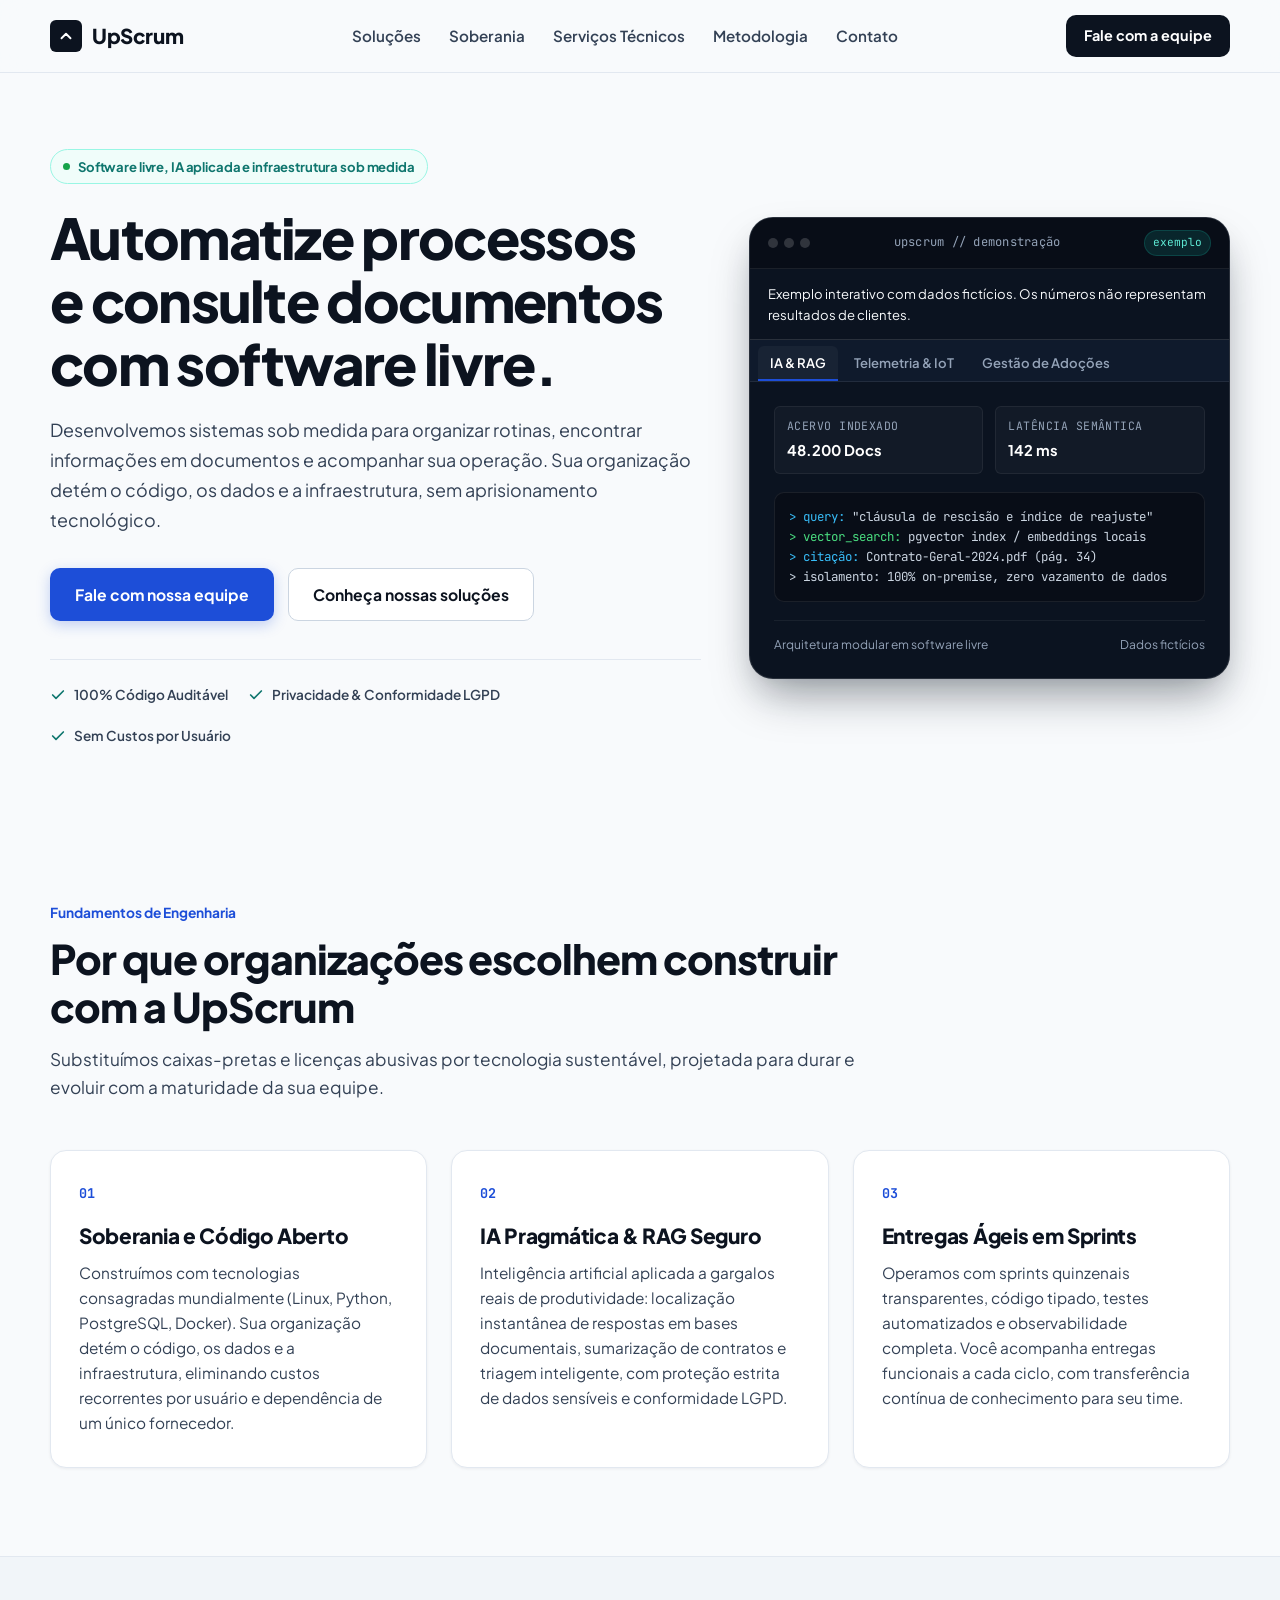
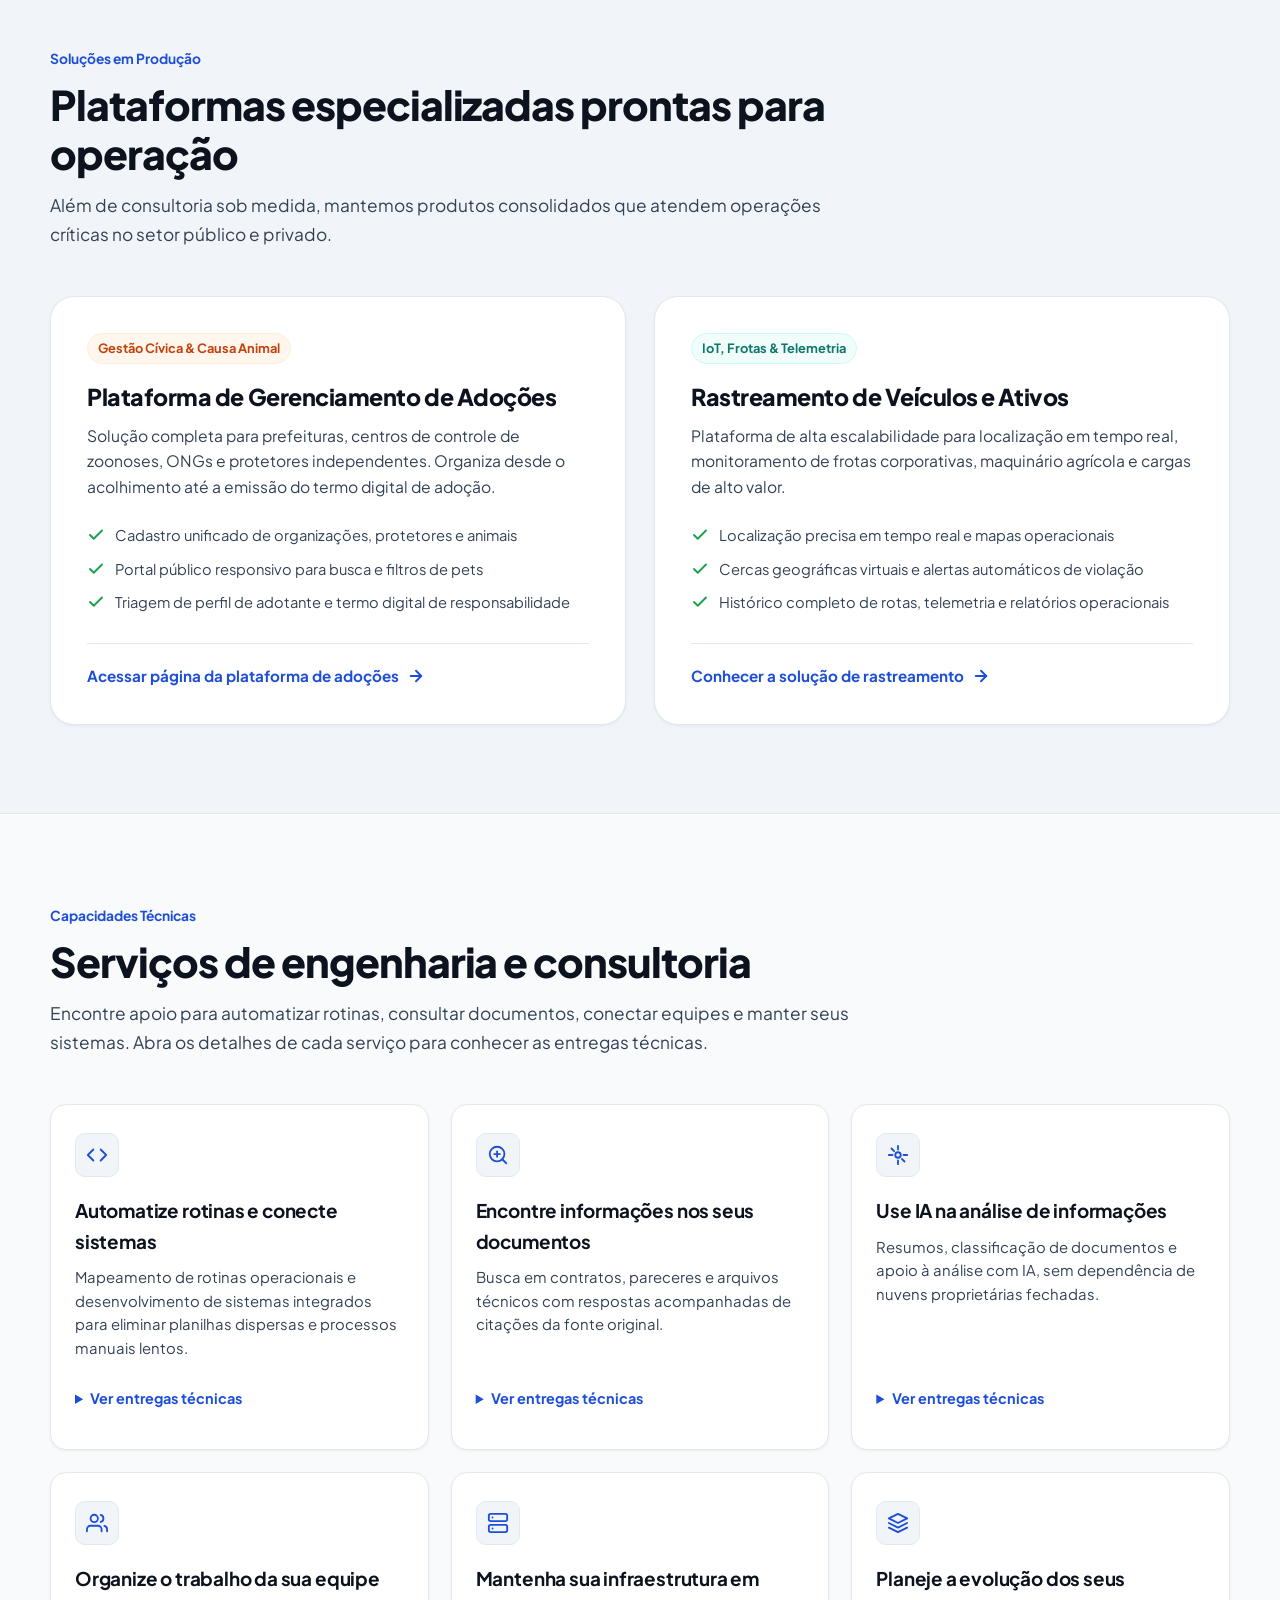
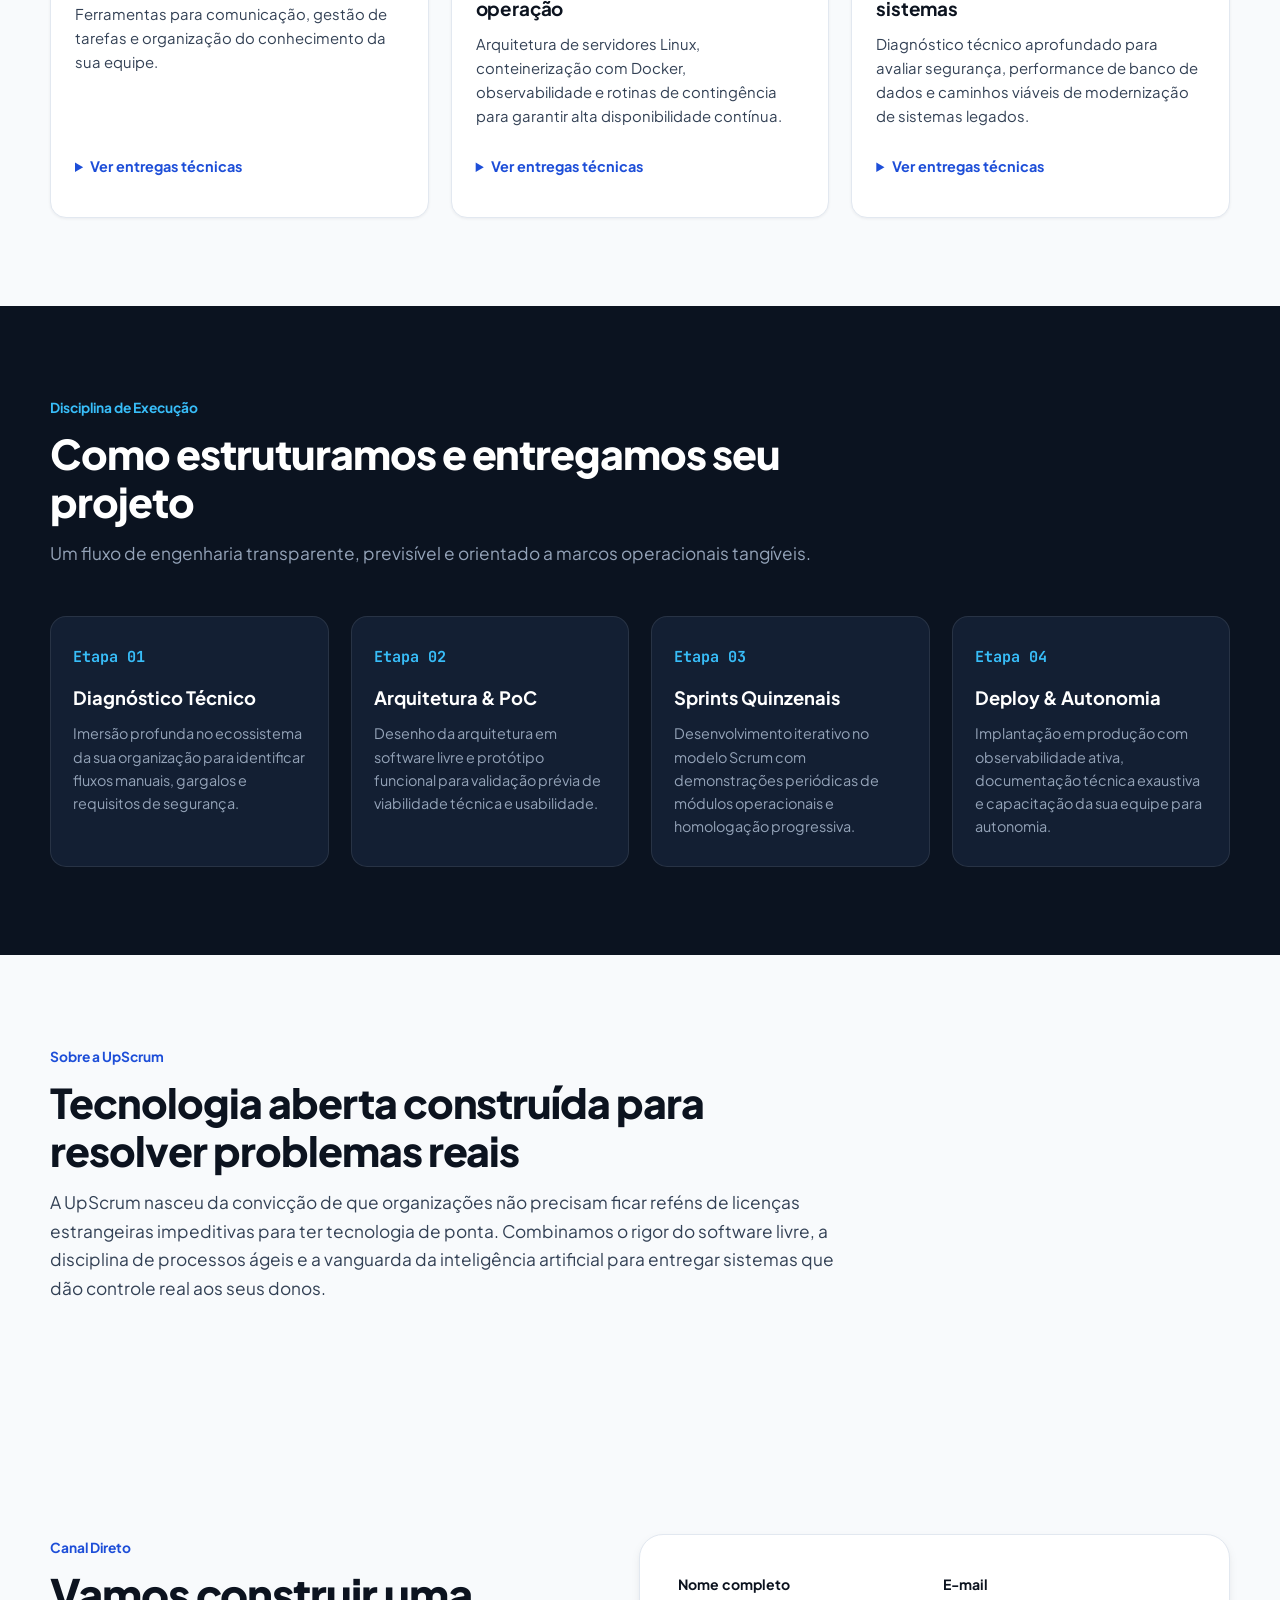
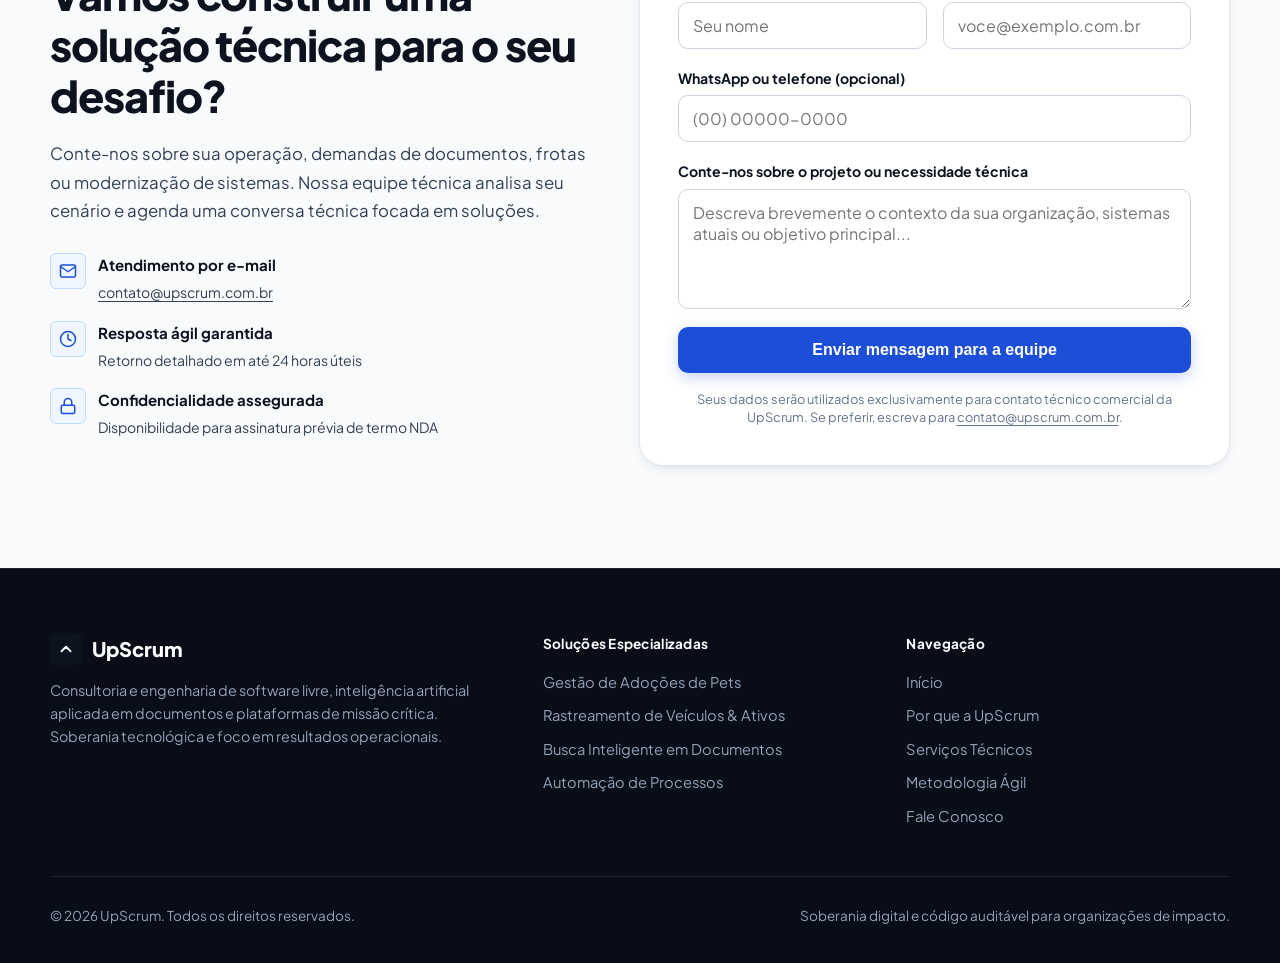
<file: index.html>
<!DOCTYPE html>
<html lang="pt-BR">
<head>
  <meta charset="UTF-8" />
  <meta name="viewport" content="width=device-width, initial-scale=1.0" />
  <title>UpScrum | Engenharia de Software Livre, IA e Infraestrutura</title>
  <meta
    name="description"
    content="A UpScrum projeta e implementa soluções digitais de alto impacto com software livre, inteligência artificial aplicada, busca semântica em documentos e plataformas operacionais sob medida."
  />
  <link rel="canonical" href="https://upscrum.com.br/" />

  <!-- Open Graph -->
  <meta property="og:type" content="website" />
  <meta property="og:url" content="https://upscrum.com.br/" />
  <meta property="og:title" content="UpScrum | Engenharia de Software Livre, IA e Infraestrutura" />
  <meta
    property="og:description"
    content="Sistemas corporativos sob medida com código aberto, IA aplicada e soberania operacional completa."
  />

  <!-- Fonts: Plus Jakarta Sans for crisp modern authority, JetBrains Mono for technical specifications -->
  <link rel="preconnect" href="https://fonts.googleapis.com" />
  <link rel="preconnect" href="https://fonts.gstatic.com" crossorigin />
  <link
    href="https://fonts.googleapis.com/css2?family=Plus+Jakarta+Sans:wght@400;500;600;700;800&family=JetBrains+Mono:wght@400;500;600&display=swap"
    rel="stylesheet"
  />

  <style>
    :root {
      /* Palette */
      --bg-page: #f8fafc;
      --bg-subtle: #f1f5f9;
      --surface-white: #ffffff;
      --surface-elevated: #ffffff;
      --surface-dark: #0b1320;
      --surface-dark-card: #131f33;

      --ink-primary: #0c131f;
      --ink-secondary: #334155;
      --ink-muted: #64748b;
      --ink-inverse: #f8fafc;
      --ink-inverse-muted: #94a3b8;

      --border-subtle: #e2e8f0;
      --border-strong: #cbd5e1;
      --border-dark: rgba(255, 255, 255, 0.12);

      --brand-blue: #1d4ed8;
      --brand-blue-hover: #1e40af;
      --brand-blue-soft: #eff6ff;
      --brand-blue-border: #bfdbfe;

      --accent-teal: #0f766e;
      --accent-teal-soft: #f0fdfa;
      --accent-teal-border: #99f6e4;
      --accent-emerald: #16a34a;
      --accent-amber: #d97706;

      --shadow-sm: 0 1px 3px rgba(15, 23, 42, 0.06);
      --shadow-md: 0 4px 12px -2px rgba(15, 23, 42, 0.08), 0 2px 6px -2px rgba(15, 23, 42, 0.04);
      --shadow-lg: 0 16px 32px -4px rgba(15, 23, 42, 0.08), 0 6px 12px -4px rgba(15, 23, 42, 0.04);

      --font-sans: 'Plus Jakarta Sans', -apple-system, BlinkMacSystemFont, 'Segoe UI', Roboto, sans-serif;
      --font-mono: 'JetBrains Mono', ui-monospace, SFMono-Regular, Menlo, monospace;

      --max-width: 1180px;
      --radius-sm: 6px;
      --radius-md: 10px;
      --radius-lg: 16px;
      --radius-xl: 24px;
    }

    /* Reset & Base */
    *, *::before, *::after {
      box-sizing: border-box;
      margin: 0;
      padding: 0;
    }

    html {
      scroll-behavior: smooth;
      -webkit-font-smoothing: antialiased;
      -moz-osx-font-smoothing: grayscale;
    }

    body {
      font-family: var(--font-sans);
      background-color: var(--bg-page);
      color: var(--ink-primary);
      line-height: 1.6;
      font-size: 1rem;
      min-height: 100vh;
      overflow-x: hidden;
    }

    a {
      color: inherit;
      text-decoration: none;
    }

    a:focus-visible,
    button:focus-visible,
    input:focus-visible,
    textarea:focus-visible,
    select:focus-visible {
      outline: 2px solid var(--brand-blue);
      outline-offset: 2px;
    }

    .container {
      width: min(100% - 40px, var(--max-width));
      margin-inline: auto;
    }

    /* Header & Navigation */
    header {
      position: sticky;
      top: 0;
      z-index: 50;
      background: rgba(248, 250, 252, 0.88);
      backdrop-filter: blur(12px);
      -webkit-backdrop-filter: blur(12px);
      border-bottom: 1px solid var(--border-subtle);
      transition: background-color 0.2s ease, border-color 0.2s ease;
    }

    .nav {
      display: flex;
      align-items: center;
      justify-content: space-between;
      min-height: 72px;
      padding-block: 12px;
      gap: 20px;
    }

    .brand {
      display: inline-flex;
      align-items: center;
      gap: 10px;
      font-size: 1.28rem;
      font-weight: 800;
      letter-spacing: -0.02em;
      color: var(--ink-primary);
    }

    .brand-icon {
      width: 32px;
      height: 32px;
      display: grid;
      place-items: center;
      background: var(--ink-primary);
      color: #ffffff;
      border-radius: var(--radius-sm);
    }

    .brand-icon svg {
      width: 18px;
      height: 18px;
    }

    .nav-links {
      display: flex;
      align-items: center;
      gap: 28px;
    }

    .nav-link {
      font-size: 0.95rem;
      font-weight: 600;
      color: var(--ink-secondary);
      transition: color 0.15s ease;
    }

    .nav-link:hover {
      color: var(--brand-blue);
    }

    .nav-actions {
      display: flex;
      align-items: center;
      gap: 14px;
    }

    .btn-header {
      display: inline-flex;
      align-items: center;
      justify-content: center;
      padding: 9px 18px;
      background: var(--ink-primary);
      color: #ffffff;
      border-radius: var(--radius-md);
      font-size: 0.9rem;
      font-weight: 700;
      transition: background-color 0.15s ease, transform 0.15s ease;
    }

    .btn-header:hover {
      background: var(--brand-blue);
      transform: translateY(-1px);
    }

    .mobile-menu-btn {
      display: none;
      background: transparent;
      border: 1px solid var(--border-subtle);
      border-radius: var(--radius-sm);
      padding: 8px;
      cursor: pointer;
      color: var(--ink-primary);
      min-width: 44px;
      min-height: 44px;
    }

    .mobile-drawer {
      display: none;
      background: var(--surface-white);
      border-bottom: 1px solid var(--border-subtle);
      padding: 18px 20px;
      max-height: calc(100dvh - 72px);
      overflow-y: auto;
    }

    .mobile-drawer .nav-link {
      display: flex;
      align-items: center;
      min-height: 44px;
    }

    main section[id] {
      scroll-margin-top: max(100px, 6rem);
    }

    /* Buttons */
    .btn {
      display: inline-flex;
      align-items: center;
      justify-content: center;
      gap: 10px;
      padding: 13px 24px;
      border-radius: var(--radius-md);
      font-size: 0.98rem;
      font-weight: 700;
      cursor: pointer;
      border: 1px solid transparent;
      transition: all 0.18s ease;
      white-space: nowrap;
      text-align: center;
    }

    .btn-primary {
      background: var(--brand-blue);
      color: #ffffff;
      box-shadow: 0 4px 14px rgba(29, 78, 216, 0.25);
    }

    .btn-primary:hover {
      background: var(--brand-blue-hover);
      box-shadow: 0 6px 18px rgba(29, 78, 216, 0.35);
      transform: translateY(-1px);
    }

    .btn-secondary {
      background: var(--surface-white);
      color: var(--ink-primary);
      border-color: var(--border-strong);
    }

    .btn-secondary:hover {
      background: var(--bg-subtle);
      border-color: var(--ink-secondary);
      transform: translateY(-1px);
    }

    /* Hero Section */
    .hero {
      padding: 76px 0 64px;
      position: relative;
    }

    .hero-grid {
      display: grid;
      grid-template-columns: 1.15fr 0.85fr;
      gap: 48px;
      align-items: center;
    }

    .hero-badge {
      display: inline-flex;
      align-items: center;
      gap: 8px;
      font-size: 0.82rem;
      font-weight: 700;
      color: var(--accent-teal);
      background: var(--accent-teal-soft);
      border: 1px solid var(--accent-teal-border);
      padding: 6px 12px;
      border-radius: 999px;
      margin-bottom: 22px;
      letter-spacing: -0.01em;
    }

    .pulse-dot {
      width: 7px;
      height: 7px;
      border-radius: 50%;
      background: var(--accent-emerald);
      box-shadow: 0 0 0 0 rgba(22, 163, 74, 0.6);
      animation: pulse 2.4s infinite cubic-bezier(0.45, 0, 0.2, 1);
    }

    @keyframes pulse {
      0% {
        box-shadow: 0 0 0 0 rgba(22, 163, 74, 0.6);
      }
      70% {
        box-shadow: 0 0 0 8px rgba(22, 163, 74, 0);
      }
      100% {
        box-shadow: 0 0 0 0 rgba(22, 163, 74, 0);
      }
    }

    h1 {
      font-size: clamp(2.3rem, 4.4vw, 3.8rem);
      line-height: 1.12;
      font-weight: 800;
      letter-spacing: -0.03em;
      color: var(--ink-primary);
      margin-bottom: 20px;
      text-wrap: balance;
    }

    .hero-lead {
      font-size: 1.12rem;
      line-height: 1.68;
      color: var(--ink-secondary);
      max-width: 62ch;
      margin-bottom: 32px;
    }

    .hero-cta {
      display: flex;
      flex-wrap: wrap;
      gap: 14px;
      margin-bottom: 38px;
    }

    .hero-trust {
      display: flex;
      flex-wrap: wrap;
      gap: 20px;
      padding-top: 24px;
      border-top: 1px solid var(--border-subtle);
    }

    .trust-item {
      display: inline-flex;
      align-items: center;
      gap: 8px;
      font-size: 0.85rem;
      font-weight: 600;
      color: var(--ink-secondary);
    }

    .trust-item svg {
      width: 16px;
      height: 16px;
      color: var(--accent-teal);
      flex-shrink: 0;
    }

    /* Hero Interactive Terminal / Console */
    .system-console {
      background: var(--surface-dark);
      border-radius: var(--radius-xl);
      border: 1px solid var(--border-dark);
      box-shadow: var(--shadow-lg), 0 24px 48px -12px rgba(11, 19, 32, 0.4);
      overflow: hidden;
      display: flex;
      flex-direction: column;
    }

    .console-header {
      background: #080d17;
      border-bottom: 1px solid rgba(255, 255, 255, 0.08);
      padding: 12px 18px;
      display: flex;
      align-items: center;
      justify-content: space-between;
      gap: 12px;
      flex-wrap: wrap;
    }

    .console-window-controls {
      display: flex;
      gap: 6px;
    }

    .console-dot {
      width: 10px;
      height: 10px;
      border-radius: 50%;
      background: rgba(255, 255, 255, 0.16);
    }

    .console-title {
      font-family: var(--font-mono);
      font-size: 0.76rem;
      color: var(--ink-inverse-muted);
      letter-spacing: 0.02em;
    }

    .console-status-pill {
      font-family: var(--font-mono);
      font-size: 0.7rem;
      padding: 3px 8px;
      border-radius: 999px;
      background: rgba(15, 118, 110, 0.25);
      border: 1px solid rgba(15, 118, 110, 0.4);
      color: #5eead4;
    }

    .console-tabs {
      display: flex;
      background: #0f1a2c;
      border-bottom: 1px solid rgba(255, 255, 255, 0.08);
      padding: 6px 8px 0;
      gap: 4px;
      overflow-x: auto;
    }

    .console-demo-note {
      padding: 14px 18px;
      color: var(--ink-inverse);
      font-size: 0.82rem;
      line-height: 1.6;
      border-bottom: 1px solid var(--border-dark);
    }

    .console-tab-btn {
      background: transparent;
      border: none;
      border-bottom: 2px solid transparent;
      padding: 8px 12px;
      color: #94a3b8;
      font-family: var(--font-sans);
      font-size: 0.82rem;
      font-weight: 600;
      cursor: pointer;
      display: inline-flex;
      align-items: center;
      gap: 6px;
      transition: all 0.15s ease;
      white-space: nowrap;
    }

    .console-tab-btn:hover {
      color: #ffffff;
    }

    .console-tab-btn.active {
      color: #ffffff;
      border-bottom-color: var(--brand-blue);
      background: rgba(255, 255, 255, 0.04);
      border-top-left-radius: var(--radius-sm);
      border-top-right-radius: var(--radius-sm);
    }

    .console-body {
      padding: 24px;
      min-height: 290px;
      display: flex;
      flex-direction: column;
      justify-content: space-between;
    }

    .console-panel {
      display: none;
      animation: fadeIn 0.25s ease;
    }

    .console-panel.active {
      display: block;
    }

    @keyframes fadeIn {
      from { opacity: 0; transform: translateY(4px); }
      to { opacity: 1; transform: translateY(0); }
    }

    .console-meta-grid {
      display: grid;
      grid-template-columns: repeat(2, 1fr);
      gap: 12px;
      margin-bottom: 18px;
    }

    .console-meta-box {
      background: rgba(255, 255, 255, 0.03);
      border: 1px solid rgba(255, 255, 255, 0.06);
      border-radius: var(--radius-sm);
      padding: 10px 12px;
    }

    .console-meta-label {
      font-size: 0.72rem;
      font-family: var(--font-mono);
      color: var(--ink-inverse-muted);
      margin-bottom: 4px;
      text-transform: uppercase;
      letter-spacing: 0.04em;
    }

    .console-meta-value {
      font-size: 0.92rem;
      font-weight: 700;
      color: #ffffff;
    }

    .console-spec {
      background: #080d17;
      border: 1px solid rgba(255, 255, 255, 0.08);
      border-radius: var(--radius-md);
      padding: 14px;
      font-family: var(--font-mono);
      font-size: 0.78rem;
      line-height: 1.6;
      color: #cbd5e1;
    }

    .console-spec .highlight {
      color: #38bdf8;
    }

    .console-spec .success {
      color: #4ade80;
    }

    .console-footer-note {
      margin-top: 18px;
      display: flex;
      flex-wrap: wrap;
      gap: 8px 16px;
      align-items: center;
      justify-content: space-between;
      font-size: 0.75rem;
      color: var(--ink-inverse-muted);
      border-top: 1px solid rgba(255, 255, 255, 0.06);
      padding-top: 14px;
    }

    /* Core Strategic Pillars */
    .section {
      padding: 88px 0;
    }

    .section-header {
      margin-bottom: 48px;
      max-width: 68ch;
    }

    .section-eyebrow {
      display: inline-block;
      font-size: 0.86rem;
      font-weight: 700;
      color: var(--brand-blue);
      margin-bottom: 10px;
    }

    .section-title {
      font-size: clamp(1.9rem, 3.2vw, 2.6rem);
      line-height: 1.18;
      font-weight: 800;
      letter-spacing: -0.025em;
      color: var(--ink-primary);
      margin-bottom: 14px;
    }

    .section-desc {
      font-size: 1.08rem;
      line-height: 1.65;
      color: var(--ink-secondary);
    }

    .pillars-grid {
      display: grid;
      grid-template-columns: repeat(3, 1fr);
      gap: 24px;
    }

    .pillar-card {
      background: var(--surface-white);
      border: 1px solid var(--border-subtle);
      border-radius: var(--radius-lg);
      padding: 32px 28px;
      box-shadow: var(--shadow-sm);
      display: flex;
      flex-direction: column;
      transition: transform 0.2s ease, box-shadow 0.2s ease, border-color 0.2s ease;
    }

    .pillar-card:hover {
      transform: translateY(-3px);
      box-shadow: var(--shadow-md);
      border-color: var(--brand-blue-border);
    }

    .pillar-number {
      font-family: var(--font-mono);
      font-size: 0.84rem;
      font-weight: 700;
      color: var(--brand-blue);
      margin-bottom: 18px;
    }

    .pillar-title {
      font-size: 1.3rem;
      font-weight: 800;
      letter-spacing: -0.015em;
      color: var(--ink-primary);
      margin-bottom: 12px;
      line-height: 1.3;
    }

    .pillar-text {
      font-size: 0.96rem;
      color: var(--ink-secondary);
      line-height: 1.62;
      flex-grow: 1;
    }

    /* Flagship Platforms Showcase */
    .showcase-section {
      background: #f1f5f9;
      border-top: 1px solid var(--border-subtle);
      border-bottom: 1px solid var(--border-subtle);
    }

    .showcase-grid {
      display: grid;
      grid-template-columns: repeat(2, 1fr);
      gap: 28px;
    }

    .showcase-card {
      background: var(--surface-white);
      border: 1px solid var(--border-subtle);
      border-radius: var(--radius-xl);
      padding: 36px;
      display: flex;
      flex-direction: column;
      justify-content: space-between;
      box-shadow: var(--shadow-sm);
      transition: all 0.2s ease;
    }

    .showcase-card:hover {
      box-shadow: var(--shadow-lg);
      border-color: var(--brand-blue-border);
      transform: translateY(-2px);
    }

    .showcase-badge {
      display: inline-flex;
      align-items: center;
      gap: 6px;
      font-size: 0.8rem;
      font-weight: 700;
      padding: 4px 10px;
      border-radius: 999px;
      margin-bottom: 18px;
      width: fit-content;
    }

    .badge-pets {
      background: #fff7ed;
      color: #c2410c;
      border: 1px solid #ffedd5;
    }

    .badge-tracking {
      background: #f0fdfa;
      color: #0f766e;
      border: 1px solid #ccfbf1;
    }

    .showcase-title {
      font-size: 1.45rem;
      font-weight: 800;
      color: var(--ink-primary);
      letter-spacing: -0.02em;
      margin-bottom: 12px;
      line-height: 1.25;
    }

    .showcase-text {
      font-size: 0.98rem;
      color: var(--ink-secondary);
      line-height: 1.65;
      margin-bottom: 24px;
    }

    .feature-list {
      list-style: none;
      margin-bottom: 28px;
      display: grid;
      gap: 10px;
    }

    .feature-list li {
      display: flex;
      align-items: flex-start;
      gap: 10px;
      font-size: 0.92rem;
      color: var(--ink-secondary);
    }

    .feature-list svg {
      width: 18px;
      height: 18px;
      color: var(--accent-emerald);
      flex-shrink: 0;
      margin-top: 2px;
    }

    .showcase-footer {
      border-top: 1px solid var(--border-subtle);
      padding-top: 20px;
      display: flex;
      align-items: center;
      justify-content: space-between;
    }

    .link-arrow {
      display: inline-flex;
      align-items: center;
      gap: 8px;
      font-weight: 700;
      font-size: 0.95rem;
      color: var(--brand-blue);
      transition: gap 0.15s ease;
    }

    .link-arrow:hover {
      color: var(--brand-blue-hover);
      gap: 12px;
    }

    .link-arrow svg {
      width: 18px;
      height: 18px;
    }

    /* Technical Services Matrix */
    .services-grid {
      display: grid;
      grid-template-columns: repeat(3, 1fr);
      gap: 22px;
    }

    .service-card {
      background: var(--surface-white);
      border: 1px solid var(--border-subtle);
      border-radius: var(--radius-lg);
      padding: 28px 24px;
      box-shadow: var(--shadow-sm);
      display: flex;
      flex-direction: column;
      transition: all 0.2s ease;
    }

    .service-card:hover {
      border-color: var(--brand-blue);
      box-shadow: var(--shadow-md);
      transform: translateY(-2px);
    }

    .service-icon-wrap {
      width: 44px;
      height: 44px;
      border-radius: var(--radius-md);
      background: var(--bg-subtle);
      border: 1px solid var(--border-subtle);
      display: grid;
      place-items: center;
      margin-bottom: 18px;
      color: var(--brand-blue);
    }

    .service-icon-wrap svg {
      width: 22px;
      height: 22px;
    }

    .service-card h3 {
      font-size: 1.18rem;
      font-weight: 700;
      color: var(--ink-primary);
      margin-bottom: 10px;
      letter-spacing: -0.01em;
    }

    .service-card p {
      font-size: 0.93rem;
      color: var(--ink-secondary);
      line-height: 1.6;
      margin-bottom: 16px;
      flex-grow: 1;
    }

    .service-details summary {
      padding: 10px 0;
      min-height: 44px;
      color: var(--brand-blue);
      font-size: 0.9rem;
      font-weight: 700;
      cursor: pointer;
    }

    .service-details summary:hover {
      color: var(--brand-blue-hover);
    }

    .service-details summary:focus-visible {
      outline: 2px solid var(--brand-blue);
      outline-offset: 3px;
    }

    .service-deliverables {
      list-style: none;
      border-top: 1px solid var(--border-subtle);
      padding-top: 14px;
      display: grid;
      gap: 6px;
    }

    .service-deliverables li {
      font-size: 0.83rem;
      color: var(--ink-muted);
      display: flex;
      align-items: center;
      gap: 6px;
    }

    .service-deliverables li::before {
      content: "";
      width: 4px;
      height: 4px;
      border-radius: 50%;
      background: var(--brand-blue);
      display: inline-block;
    }

    /* Process Section */
    .process-section {
      background: var(--surface-dark);
      color: var(--ink-inverse);
      position: relative;
    }

    .process-section .section-title {
      color: #ffffff;
    }

    .process-section .section-desc {
      color: var(--ink-inverse-muted);
    }

    .process-section .section-eyebrow {
      color: #38bdf8;
    }

    .process-timeline {
      display: grid;
      grid-template-columns: repeat(4, 1fr);
      gap: 22px;
      position: relative;
      margin-top: 48px;
    }

    .process-step {
      background: var(--surface-dark-card);
      border: 1px solid rgba(255, 255, 255, 0.09);
      border-radius: var(--radius-lg);
      padding: 28px 22px;
      display: flex;
      flex-direction: column;
    }

    .step-number {
      font-family: var(--font-mono);
      font-size: 0.95rem;
      font-weight: 700;
      color: #38bdf8;
      margin-bottom: 14px;
    }

    .step-title {
      font-size: 1.15rem;
      font-weight: 700;
      color: #ffffff;
      margin-bottom: 10px;
    }

    .step-desc {
      font-size: 0.9rem;
      color: #94a3b8;
      line-height: 1.6;
    }

    /* Contact Section */
    .contact-section {
      padding: 96px 0;
    }

    .contact-layout {
      display: grid;
      grid-template-columns: 1fr 1.1fr;
      gap: 52px;
      align-items: flex-start;
    }

    .contact-info-panel h2 {
      font-size: clamp(2rem, 3.4vw, 2.7rem);
      line-height: 1.18;
      font-weight: 800;
      letter-spacing: -0.025em;
      margin-bottom: 18px;
      color: var(--ink-primary);
    }

    .contact-info-panel p {
      font-size: 1.05rem;
      line-height: 1.68;
      color: var(--ink-secondary);
      margin-bottom: 28px;
    }

    .contact-points {
      display: grid;
      gap: 16px;
      margin-bottom: 32px;
    }

    .contact-point {
      display: flex;
      align-items: flex-start;
      gap: 12px;
    }

    .point-icon {
      width: 36px;
      height: 36px;
      border-radius: var(--radius-sm);
      background: var(--brand-blue-soft);
      border: 1px solid var(--brand-blue-border);
      color: var(--brand-blue);
      display: grid;
      place-items: center;
      flex-shrink: 0;
    }

    .point-icon svg {
      width: 18px;
      height: 18px;
    }

    .point-text strong {
      display: block;
      font-size: 0.94rem;
      color: var(--ink-primary);
      margin-bottom: 2px;
    }

    .point-text {
      min-width: 0;
      overflow-wrap: anywhere;
    }

    .point-text :is(span, a) {
      font-size: 0.88rem;
      color: var(--ink-secondary);
    }

    .point-text a {
      text-decoration: underline;
      text-underline-offset: 0.2em;
    }

    .contact-layout > * {
      min-width: 0;
    }

    .contact-form-box {
      background: var(--surface-white);
      border: 1px solid var(--border-subtle);
      border-radius: var(--radius-xl);
      padding: 38px;
      box-shadow: var(--shadow-md);
    }

    .contact-form {
      display: grid;
      gap: 18px;
    }

    .form-row {
      display: grid;
      grid-template-columns: repeat(2, 1fr);
      gap: 16px;
    }

    .form-field {
      display: grid;
      gap: 6px;
    }

    .form-field label {
      font-size: 0.88rem;
      font-weight: 700;
      color: var(--ink-primary);
    }

    .form-field input,
    .form-field textarea {
      width: 100%;
      border: 1px solid var(--border-strong);
      border-radius: var(--radius-md);
      background: #ffffff;
      color: var(--ink-primary);
      font-family: inherit;
      font-size: 0.95rem;
      padding: 12px 14px;
      outline: none;
      transition: border-color 0.15s ease, box-shadow 0.15s ease;
    }

    .form-field input:focus,
    .form-field textarea:focus {
      border-color: var(--brand-blue);
      box-shadow: 0 0 0 3px rgba(29, 78, 216, 0.15);
    }

    .form-field textarea {
      min-height: 120px;
      resize: vertical;
    }

    .btn-submit {
      width: 100%;
      padding: 14px;
      font-size: 1rem;
      border: none;
      cursor: pointer;
    }

    .form-disclaimer {
      font-size: 0.8rem;
      color: var(--ink-muted);
      text-align: center;
      line-height: 1.4;
    }

    .form-status {
      display: none;
      border: 1px solid #bbf7d0;
      border-radius: var(--radius-md);
      background: #f0fdf4;
      color: #166534;
      padding: 14px;
      font-size: 0.92rem;
      text-align: center;
      font-weight: 600;
    }

    .form-status.show {
      display: block;
    }

    .form-status.error {
      border-color: #fecaca;
      background: #fef2f2;
      color: #991b1b;
    }

    /* Footer */
    footer {
      background: #080d17;
      border-top: 1px solid rgba(255, 255, 255, 0.08);
      color: #94a3b8;
      padding: 64px 0 36px;
      font-size: 0.92rem;
    }

    .footer-grid {
      display: grid;
      grid-template-columns: 1.4fr 1fr 1fr;
      gap: 40px;
      margin-bottom: 48px;
    }

    .footer-brand {
      display: flex;
      align-items: center;
      gap: 10px;
      font-size: 1.25rem;
      font-weight: 800;
      color: #ffffff;
      margin-bottom: 14px;
    }

    .footer-desc {
      font-size: 0.9rem;
      line-height: 1.6;
      color: #94a3b8;
      max-width: 44ch;
    }

    .footer-col-title {
      font-size: 0.85rem;
      font-weight: 700;
      color: #ffffff;
      margin-bottom: 16px;
      letter-spacing: 0.02em;
    }

    .footer-links {
      list-style: none;
      display: grid;
      gap: 10px;
    }

    .footer-links a {
      color: #94a3b8;
      transition: color 0.15s ease;
    }

    .footer-links a:hover {
      color: #ffffff;
    }

    .footer-bottom {
      border-top: 1px solid rgba(255, 255, 255, 0.08);
      padding-top: 28px;
      display: flex;
      align-items: center;
      justify-content: space-between;
      flex-wrap: wrap;
      gap: 16px;
      font-size: 0.85rem;
      color: var(--ink-inverse-muted);
    }

    /* Responsive Breakpoints */
    @media (max-width: 1024px) {
      .hero-grid {
        grid-template-columns: 1fr;
        gap: 40px;
      }

      .pillars-grid,
      .services-grid {
        grid-template-columns: repeat(2, 1fr);
      }

      .process-timeline {
        grid-template-columns: repeat(2, 1fr);
      }

      .contact-layout {
        grid-template-columns: 1fr;
        gap: 36px;
      }
    }

    @media (max-width: 768px) {
      .nav-links,
      .nav-actions {
        display: none;
      }

      .mobile-menu-btn {
        display: block;
      }

      .hero {
        padding: 42px 0 40px;
      }

      .showcase-grid,
      .pillars-grid,
      .services-grid,
      .process-timeline {
        grid-template-columns: 1fr;
      }

      .form-row {
        grid-template-columns: 1fr;
      }

      .footer-grid {
        grid-template-columns: 1fr;
        gap: 32px;
      }

      .contact-form-box {
        padding: 24px 20px;
      }
    }

  </style>
  <link rel="stylesheet" href="contact.css" />
  <link rel="stylesheet" href="accessibility.css" />
</head>
<body>
  <a class="skip-link" href="#conteudo">Pular para o conteúdo</a>
  <!-- Header / Navigation -->
  <header>
    <div class="container nav">
      <a class="brand" href="/" aria-label="UpScrum Página Inicial">
        <span class="brand-icon" aria-hidden="true">
          <svg viewBox="0 0 24 24" fill="none" stroke="currentColor" stroke-width="2.5" stroke-linecap="round" stroke-linejoin="round">
            <polyline points="18 15 12 9 6 15"></polyline>
          </svg>
        </span>
        <span>UpScrum</span>
      </a>

      <nav class="nav-links" aria-label="Navegação Principal">
        <a class="nav-link" href="#solucoes">Soluções</a>
        <a class="nav-link" href="#pilares">Soberania</a>
        <a class="nav-link" href="#servicos">Serviços Técnicos</a>
        <a class="nav-link" href="#metodo">Metodologia</a>
        <a class="nav-link" href="#contato">Contato</a>
      </nav>

      <div class="nav-actions">
        <a class="btn-header" href="#contato">Fale com a equipe</a>
      </div>

      <button class="mobile-menu-btn" id="mobileMenuToggle" type="button" aria-label="Abrir menu de navegação" aria-expanded="false" aria-controls="mobileDrawer">
        <svg width="24" height="24" viewBox="0 0 24 24" fill="none" stroke="currentColor" stroke-width="2" stroke-linecap="round" stroke-linejoin="round">
          <line x1="3" y1="12" x2="21" y2="12"></line>
          <line x1="3" y1="6" x2="21" y2="6"></line>
          <line x1="3" y1="18" x2="21" y2="18"></line>
        </svg>
      </button>
    </div>

    <!-- Mobile Drawer Nav -->
    <div id="mobileDrawer" class="mobile-drawer">
      <nav style="display: grid; gap: 14px;" aria-label="Menu Mobile">
        <a class="nav-link" href="#solucoes" onclick="closeMobileMenu()">Soluções</a>
        <a class="nav-link" href="#pilares" onclick="closeMobileMenu()">Soberania</a>
        <a class="nav-link" href="#servicos" onclick="closeMobileMenu()">Serviços Técnicos</a>
        <a class="nav-link" href="#metodo" onclick="closeMobileMenu()">Metodologia</a>
        <a class="nav-link" href="#contato" onclick="closeMobileMenu()">Contato</a>
        <a class="btn btn-primary" href="#contato" onclick="closeMobileMenu()" style="width: 100%; margin-top: 8px;">Fale com a equipe</a>
      </nav>
    </div>
  </header>

  <main id="conteudo" tabindex="-1">
    <!-- Hero Section -->
    <section class="hero" id="inicio">
      <div class="container hero-grid">
        <div>
          <div class="hero-badge">
            <span class="pulse-dot" aria-hidden="true"></span>
            Software livre, IA aplicada e infraestrutura sob medida
          </div>
          <h1>Automatize processos e consulte documentos com software livre.</h1>
          <p class="hero-lead">
            Desenvolvemos sistemas sob medida para organizar rotinas, encontrar informações em documentos
            e acompanhar sua operação. Sua organização detém o código, os dados e a infraestrutura,
            sem aprisionamento tecnológico.
          </p>
          <div class="hero-cta">
            <a class="btn btn-primary" href="#contato">Fale com nossa equipe</a>
            <a class="btn btn-secondary" href="#solucoes">Conheça nossas soluções</a>
          </div>
          <div class="hero-trust">
            <div class="trust-item">
              <svg viewBox="0 0 24 24" fill="none" stroke="currentColor" stroke-width="2.5" stroke-linecap="round" stroke-linejoin="round" aria-hidden="true">
                <polyline points="20 6 9 17 4 12"></polyline>
              </svg>
              <span>100% Código Auditável</span>
            </div>
            <div class="trust-item">
              <svg viewBox="0 0 24 24" fill="none" stroke="currentColor" stroke-width="2.5" stroke-linecap="round" stroke-linejoin="round" aria-hidden="true">
                <polyline points="20 6 9 17 4 12"></polyline>
              </svg>
              <span>Privacidade & Conformidade LGPD</span>
            </div>
            <div class="trust-item">
              <svg viewBox="0 0 24 24" fill="none" stroke="currentColor" stroke-width="2.5" stroke-linecap="round" stroke-linejoin="round" aria-hidden="true">
                <polyline points="20 6 9 17 4 12"></polyline>
              </svg>
              <span>Sem Custos por Usuário</span>
            </div>
          </div>
        </div>

        <!-- Interactive Architecture & Telemetry Console -->
        <aside class="system-console" aria-label="Demonstração ilustrativa das soluções UpScrum" aria-describedby="console-demo-note">
          <div class="console-header">
            <div class="console-window-controls" aria-hidden="true">
              <div class="console-dot"></div>
              <div class="console-dot"></div>
              <div class="console-dot"></div>
            </div>
            <div class="console-title">upscrum // demonstração</div>
            <div class="console-status-pill">exemplo</div>
          </div>

          <p class="console-demo-note" id="console-demo-note">Exemplo interativo com dados fictícios. Os números não representam resultados de clientes.</p>

          <div class="console-tabs" role="tablist" aria-label="Módulos da Plataforma">
            <button
              class="console-tab-btn active"
              role="tab"
              aria-selected="true"
              tabindex="0"
              aria-controls="panel-ai"
              id="tab-ai"
              onclick="selectConsoleTab('ai')"
            >
              IA & RAG
            </button>
            <button
              class="console-tab-btn"
              role="tab"
              aria-selected="false"
              tabindex="-1"
              aria-controls="panel-iot"
              id="tab-iot"
              onclick="selectConsoleTab('iot')"
            >
              Telemetria & IoT
            </button>
            <button
              class="console-tab-btn"
              role="tab"
              aria-selected="false"
              tabindex="-1"
              aria-controls="panel-adoptions"
              id="tab-adoptions"
              onclick="selectConsoleTab('adoptions')"
            >
              Gestão de Adoções
            </button>
          </div>

          <div class="console-body">
            <!-- Panel 1: AI & RAG -->
            <div class="console-panel active" id="panel-ai" role="tabpanel" tabindex="0" aria-labelledby="tab-ai">
              <div class="console-meta-grid">
                <div class="console-meta-box">
                  <div class="console-meta-label">Acervo Indexado</div>
                  <div class="console-meta-value">48.200 Docs</div>
                </div>
                <div class="console-meta-box">
                  <div class="console-meta-label">Latência Semântica</div>
                  <div class="console-meta-value">142 ms</div>
                </div>
              </div>
              <div class="console-spec">
                <p><span class="highlight">&gt; query:</span> "cláusula de rescisão e índice de reajuste"</p>
                <p><span class="success">&gt; vector_search:</span> pgvector index / embeddings locais</p>
                <p><span class="highlight">&gt; citação:</span> Contrato-Geral-2024.pdf (pág. 34)</p>
                <p>&gt; isolamento: 100% on-premise, zero vazamento de dados</p>
              </div>
            </div>

            <!-- Panel 2: Telemetry & IoT -->
            <div class="console-panel" id="panel-iot" role="tabpanel" tabindex="0" aria-labelledby="tab-iot">
              <div class="console-meta-grid">
                <div class="console-meta-box">
                  <div class="console-meta-label">Dispositivos Ativos</div>
                  <div class="console-meta-value">1.840 Veículos</div>
                </div>
                <div class="console-meta-box">
                  <div class="console-meta-label">Taxa de Ping</div>
                  <div class="console-meta-value">10s (tempo real)</div>
                </div>
              </div>
              <div class="console-spec">
                <p><span class="highlight">&gt; asset:</span> Frota-Nordeste #042 [Scania R450]</p>
                <p><span class="success">&gt; telemetria:</span> Ignição ON · 64 km/h · Cerca Ativa</p>
                <p><span class="highlight">&gt; evento:</span> Rota autorizada (BR-101 / KM 128)</p>
                <p>&gt; protocolo: Traccar Open Core integrado via WebSockets</p>
              </div>
            </div>

            <!-- Panel 3: Adoptions -->
            <div class="console-panel" id="panel-adoptions" role="tabpanel" tabindex="0" aria-labelledby="tab-adoptions">
              <div class="console-meta-grid">
                <div class="console-meta-box">
                  <div class="console-meta-label">Adoções Processadas</div>
                  <div class="console-meta-value">1.290 Pets</div>
                </div>
                <div class="console-meta-box">
                  <div class="console-meta-label">ONGs & Abrigos</div>
                  <div class="console-meta-value">42 Integrados</div>
                </div>
              </div>
              <div class="console-spec">
                <p><span class="highlight">&gt; fluxo:</span> Termo de Responsabilidade emitido</p>
                <p><span class="success">&gt; status:</span> Triagem concluída e validada</p>
                <p><span class="highlight">&gt; portal:</span> Catálogo público sincronizado em tempo real</p>
                <p>&gt; arquitetura: API REST aberta + painel de acompanhamento</p>
              </div>
            </div>

            <div class="console-footer-note">
              <span>Arquitetura modular em software livre</span>
              <span>Dados fictícios</span>
            </div>
          </div>
        </aside>
      </div>
    </section>

    <!-- Value Pillars / Por que UpScrum -->
    <section class="section" id="pilares">
      <div class="container">
        <div class="section-header">
          <span class="section-eyebrow">Fundamentos de Engenharia</span>
          <h2 class="section-title">Por que organizações escolhem construir com a UpScrum</h2>
          <p class="section-desc">
            Substituímos caixas-pretas e licenças abusivas por tecnologia sustentável,
            projetada para durar e evoluir com a maturidade da sua equipe.
          </p>
        </div>

        <div class="pillars-grid">
          <article class="pillar-card">
            <div class="pillar-number">01</div>
            <h3 class="pillar-title">Soberania e Código Aberto</h3>
            <p class="pillar-text">
              Construímos com tecnologias consagradas mundialmente (Linux, Python, PostgreSQL, Docker).
              Sua organização detém o código, os dados e a infraestrutura, eliminando custos recorrentes
              por usuário e dependência de um único fornecedor.
            </p>
          </article>

          <article class="pillar-card">
            <div class="pillar-number">02</div>
            <h3 class="pillar-title">IA Pragmática & RAG Seguro</h3>
            <p class="pillar-text">
              Inteligência artificial aplicada a gargalos reais de produtividade: localização instantânea
              de respostas em bases documentais, sumarização de contratos e triagem inteligente,
              com proteção estrita de dados sensíveis e conformidade LGPD.
            </p>
          </article>

          <article class="pillar-card">
            <div class="pillar-number">03</div>
            <h3 class="pillar-title">Entregas Ágeis em Sprints</h3>
            <p class="pillar-text">
              Operamos com sprints quinzenais transparentes, código tipado, testes automatizados e
              observabilidade completa. Você acompanha entregas funcionais a cada ciclo,
              com transferência contínua de conhecimento para seu time.
            </p>
          </article>
        </div>
      </div>
    </section>

    <!-- Flagship Specialized Solutions Showcase -->
    <section class="section showcase-section" id="solucoes">
      <div class="container">
        <div class="section-header">
          <span class="section-eyebrow">Soluções em Produção</span>
          <h2 class="section-title">Plataformas especializadas prontas para operação</h2>
          <p class="section-desc">
            Além de consultoria sob medida, mantemos produtos consolidados que atendem
            operações críticas no setor público e privado.
          </p>
        </div>

        <div class="showcase-grid">
          <!-- Card 1: Plataforma de Adoções -->
          <article class="showcase-card">
            <div>
              <span class="showcase-badge badge-pets">Gestão Cívica & Causa Animal</span>
              <h3 class="showcase-title">Plataforma de Gerenciamento de Adoções</h3>
              <p class="showcase-text">
                Solução completa para prefeituras, centros de controle de zoonoses, ONGs e protetores
                independentes. Organiza desde o acolhimento até a emissão do termo digital de adoção.
              </p>
              <ul class="feature-list">
                <li>
                  <svg viewBox="0 0 24 24" fill="none" stroke="currentColor" stroke-width="2.5" stroke-linecap="round" stroke-linejoin="round" aria-hidden="true">
                    <polyline points="20 6 9 17 4 12"></polyline>
                  </svg>
                  <span>Cadastro unificado de organizações, protetores e animais</span>
                </li>
                <li>
                  <svg viewBox="0 0 24 24" fill="none" stroke="currentColor" stroke-width="2.5" stroke-linecap="round" stroke-linejoin="round" aria-hidden="true">
                    <polyline points="20 6 9 17 4 12"></polyline>
                  </svg>
                  <span>Portal público responsivo para busca e filtros de pets</span>
                </li>
                <li>
                  <svg viewBox="0 0 24 24" fill="none" stroke="currentColor" stroke-width="2.5" stroke-linecap="round" stroke-linejoin="round" aria-hidden="true">
                    <polyline points="20 6 9 17 4 12"></polyline>
                  </svg>
                  <span>Triagem de perfil de adotante e termo digital de responsabilidade</span>
                </li>
              </ul>
            </div>
            <div class="showcase-footer">
              <a class="link-arrow" href="plataforma-adocoes.html">
                Acessar página da plataforma de adoções
                <svg viewBox="0 0 24 24" fill="none" stroke="currentColor" stroke-width="2.5" stroke-linecap="round" stroke-linejoin="round" aria-hidden="true">
                  <line x1="5" y1="12" x2="19" y2="12"></line>
                  <polyline points="12 5 19 12 12 19"></polyline>
                </svg>
              </a>
            </div>
          </article>

          <!-- Card 2: Rastreamento de Veículos -->
          <article class="showcase-card">
            <div>
              <span class="showcase-badge badge-tracking">IoT, Frotas & Telemetria</span>
              <h3 class="showcase-title">Rastreamento de Veículos e Ativos</h3>
              <p class="showcase-text">
                Plataforma de alta escalabilidade para localização em tempo real, monitoramento de frotas
                corporativas, maquinário agrícola e cargas de alto valor.
              </p>
              <ul class="feature-list">
                <li>
                  <svg viewBox="0 0 24 24" fill="none" stroke="currentColor" stroke-width="2.5" stroke-linecap="round" stroke-linejoin="round" aria-hidden="true">
                    <polyline points="20 6 9 17 4 12"></polyline>
                  </svg>
                  <span>Localização precisa em tempo real e mapas operacionais</span>
                </li>
                <li>
                  <svg viewBox="0 0 24 24" fill="none" stroke="currentColor" stroke-width="2.5" stroke-linecap="round" stroke-linejoin="round" aria-hidden="true">
                    <polyline points="20 6 9 17 4 12"></polyline>
                  </svg>
                  <span>Cercas geográficas virtuais e alertas automáticos de violação</span>
                </li>
                <li>
                  <svg viewBox="0 0 24 24" fill="none" stroke="currentColor" stroke-width="2.5" stroke-linecap="round" stroke-linejoin="round" aria-hidden="true">
                    <polyline points="20 6 9 17 4 12"></polyline>
                  </svg>
                  <span>Histórico completo de rotas, telemetria e relatórios operacionais</span>
                </li>
              </ul>
            </div>
            <div class="showcase-footer">
              <a class="link-arrow" href="rastreamento.html">
                Conhecer a solução de rastreamento
                <svg viewBox="0 0 24 24" fill="none" stroke="currentColor" stroke-width="2.5" stroke-linecap="round" stroke-linejoin="round" aria-hidden="true">
                  <line x1="5" y1="12" x2="19" y2="12"></line>
                  <polyline points="12 5 19 12 12 19"></polyline>
                </svg>
              </a>
            </div>
          </article>
        </div>
      </div>
    </section>

    <!-- Technical Services Matrix -->
    <section class="section" id="servicos">
      <div class="container">
        <div class="section-header">
          <span class="section-eyebrow">Capacidades Técnicas</span>
          <h2 class="section-title">Serviços de engenharia e consultoria</h2>
          <p class="section-desc">
            Encontre apoio para automatizar rotinas, consultar documentos, conectar equipes
            e manter seus sistemas. Abra os detalhes de cada serviço para conhecer as entregas técnicas.
          </p>
        </div>

        <div class="services-grid">
          <!-- Service 1 -->
          <article class="service-card">
            <div class="service-icon-wrap" aria-hidden="true">
              <svg viewBox="0 0 24 24" fill="none" stroke="currentColor" stroke-width="2" stroke-linecap="round" stroke-linejoin="round">
                <polyline points="16 18 22 12 16 6"></polyline>
                <polyline points="8 6 2 12 8 18"></polyline>
              </svg>
            </div>
            <h3>Automatize rotinas e conecte sistemas</h3>
            <p>
              Mapeamento de rotinas operacionais e desenvolvimento de sistemas integrados para
              eliminar planilhas dispersas e processos manuais lentos.
            </p>
            <details class="service-details">
              <summary>Ver entregas técnicas</summary>
              <ul class="service-deliverables">
                <li>Digitalização de fluxos de aprovação</li>
                <li>Integração entre sistemas via APIs REST</li>
                <li>Painéis operacionais de gestão em tempo real</li>
              </ul>
            </details>
          </article>

          <!-- Service 2 -->
          <article class="service-card">
            <div class="service-icon-wrap" aria-hidden="true">
              <svg viewBox="0 0 24 24" fill="none" stroke="currentColor" stroke-width="2" stroke-linecap="round" stroke-linejoin="round">
                <circle cx="11" cy="11" r="8"></circle>
                <line x1="21" y1="21" x2="16.65" y2="16.65"></line>
                <path d="M11 8v6"></path>
                <path d="M8 11h6"></path>
              </svg>
            </div>
            <h3>Encontre informações nos seus documentos</h3>
            <p>
              Busca em contratos, pareceres e arquivos técnicos com respostas
              acompanhadas de citações da fonte original.
            </p>
            <details class="service-details">
              <summary>Ver entregas técnicas</summary>
              <ul class="service-deliverables">
                <li>Processamento de PDFs e relatórios técnicos</li>
                <li>Citações diretas com página e fonte original</li>
                <li>Banco vetorial PostgreSQL com extensão pgvector</li>
              </ul>
            </details>
          </article>

          <!-- Service 3 -->
          <article class="service-card">
            <div class="service-icon-wrap" aria-hidden="true">
              <svg viewBox="0 0 24 24" fill="none" stroke="currentColor" stroke-width="2" stroke-linecap="round" stroke-linejoin="round">
                <path d="M12 2v4"></path>
                <path d="M12 18v4"></path>
                <path d="M4.93 4.93l2.83 2.83"></path>
                <path d="M16.24 16.24l2.83 2.83"></path>
                <path d="M2 12h4"></path>
                <path d="M18 12h4"></path>
                <circle cx="12" cy="12" r="3"></circle>
              </svg>
            </div>
            <h3>Use IA na análise de informações</h3>
            <p>
              Resumos, classificação de documentos e apoio à análise com IA,
              sem dependência de nuvens proprietárias fechadas.
            </p>
            <details class="service-details">
              <summary>Ver entregas técnicas</summary>
              <ul class="service-deliverables">
                <li>Modelos abertos com inferência local ou nuvem soberana</li>
                <li>Assistentes especializados para equipes de análise</li>
                <li>Métricas rigorosas de precisão e auditabilidade</li>
              </ul>
            </details>
          </article>

          <!-- Service 4 -->
          <article class="service-card">
            <div class="service-icon-wrap" aria-hidden="true">
              <svg viewBox="0 0 24 24" fill="none" stroke="currentColor" stroke-width="2" stroke-linecap="round" stroke-linejoin="round">
                <path d="M17 21v-2a4 4 0 0 0-4-4H5a4 4 0 0 0-4 4v2"></path>
                <circle cx="9" cy="7" r="4"></circle>
                <path d="M23 21v-2a4 4 0 0 0-3-3.87"></path>
                <path d="M16 3.13a4 4 0 0 1 0 7.75"></path>
              </svg>
            </div>
            <h3>Organize o trabalho da sua equipe</h3>
            <p>
              Ferramentas para comunicação, gestão de tarefas e organização
              do conhecimento da sua equipe.
            </p>
            <details class="service-details">
              <summary>Ver entregas técnicas</summary>
              <ul class="service-deliverables">
                <li>Controle granular de acessos e permissões</li>
                <li>Integração com diretórios corporativos (LDAP/SSO)</li>
                <li>Migração e estruturação de bases históricas</li>
              </ul>
            </details>
          </article>

          <!-- Service 5 -->
          <article class="service-card">
            <div class="service-icon-wrap" aria-hidden="true">
              <svg viewBox="0 0 24 24" fill="none" stroke="currentColor" stroke-width="2" stroke-linecap="round" stroke-linejoin="round">
                <rect x="2" y="2" width="20" height="8" rx="2" ry="2"></rect>
                <rect x="2" y="14" width="20" height="8" rx="2" ry="2"></rect>
                <line x1="6" y1="6" x2="6.01" y2="6"></line>
                <line x1="6" y1="18" x2="6.01" y2="18"></line>
              </svg>
            </div>
            <h3>Mantenha sua infraestrutura em operação</h3>
            <p>
              Arquitetura de servidores Linux, conteinerização com Docker, observabilidade
              e rotinas de contingência para garantir alta disponibilidade contínua.
            </p>
            <details class="service-details">
              <summary>Ver entregas técnicas</summary>
              <ul class="service-deliverables">
                <li>Infraestrutura como Código (IaC) reprodutível</li>
                <li>Rotinas automáticas de backup criptografado</li>
                <li>Monitoramento proativo e telemetria de serviços</li>
              </ul>
            </details>
          </article>

          <!-- Service 6 -->
          <article class="service-card">
            <div class="service-icon-wrap" aria-hidden="true">
              <svg viewBox="0 0 24 24" fill="none" stroke="currentColor" stroke-width="2" stroke-linecap="round" stroke-linejoin="round">
                <polygon points="12 2 2 7 12 12 22 7 12 2"></polygon>
                <polyline points="2 17 12 22 22 17"></polyline>
                <polyline points="2 12 12 17 22 12"></polyline>
              </svg>
            </div>
            <h3>Planeje a evolução dos seus sistemas</h3>
            <p>
              Diagnóstico técnico aprofundado para avaliar segurança, performance de banco de dados
              e caminhos viáveis de modernização de sistemas legados.
            </p>
            <details class="service-details">
              <summary>Ver entregas técnicas</summary>
              <ul class="service-deliverables">
                <li>Auditoria de código e vulnerabilidades</li>
                <li>Plano estratégico de evolução tecnológica</li>
                <li>Treinamento e capacitação de equipes internas</li>
              </ul>
            </details>
          </article>
        </div>
      </div>
    </section>

    <!-- Process / Como Cooperamos -->
    <section class="section process-section" id="metodo">
      <div class="container">
        <div class="section-header">
          <span class="section-eyebrow">Disciplina de Execução</span>
          <h2 class="section-title">Como estruturamos e entregamos seu projeto</h2>
          <p class="section-desc">
            Um fluxo de engenharia transparente, previsível e orientado a marcos operacionais tangíveis.
          </p>
        </div>

        <div class="process-timeline">
          <div class="process-step">
            <div class="step-number">Etapa 01</div>
            <h3 class="step-title">Diagnóstico Técnico</h3>
            <p class="step-desc">
              Imersão profunda no ecossistema da sua organização para identificar fluxos manuais,
              gargalos e requisitos de segurança.
            </p>
          </div>

          <div class="process-step">
            <div class="step-number">Etapa 02</div>
            <h3 class="step-title">Arquitetura & PoC</h3>
            <p class="step-desc">
              Desenho da arquitetura em software livre e protótipo funcional para validação prévia
              de viabilidade técnica e usabilidade.
            </p>
          </div>

          <div class="process-step">
            <div class="step-number">Etapa 03</div>
            <h3 class="step-title">Sprints Quinzenais</h3>
            <p class="step-desc">
              Desenvolvimento iterativo no modelo Scrum com demonstrações periódicas de módulos
              operacionais e homologação progressiva.
            </p>
          </div>

          <div class="process-step">
            <div class="step-number">Etapa 04</div>
            <h3 class="step-title">Deploy & Autonomia</h3>
            <p class="step-desc">
              Implantação em produção com observabilidade ativa, documentação técnica exaustiva
              e capacitação da sua equipe para autonomia.
            </p>
          </div>
        </div>
      </div>
    </section>

    <!-- About Section -->
    <section class="section" id="sobre">
      <div class="container">
        <div class="section-header">
          <span class="section-eyebrow">Sobre a UpScrum</span>
          <h2 class="section-title">Tecnologia aberta construída para resolver problemas reais</h2>
          <p class="section-desc">
            A UpScrum nasceu da convicção de que organizações não precisam ficar reféns de licenças
            estrangeiras impeditivas para ter tecnologia de ponta. Combinamos o rigor do software livre,
            a disciplina de processos ágeis e a vanguarda da inteligência artificial para entregar sistemas
            que dão controle real aos seus donos.
          </p>
        </div>
      </div>
    </section>

    <!-- Contact Section -->
    <section class="contact-section" id="contato">
      <div class="container contact-layout">
        <div class="contact-info-panel">
          <span class="section-eyebrow">Canal Direto</span>
          <h2>Vamos construir uma solução técnica para o seu desafio?</h2>
          <p>
            Conte-nos sobre sua operação, demandas de documentos, frotas ou modernização de sistemas.
            Nossa equipe técnica analisa seu cenário e agenda uma conversa técnica focada em soluções.
          </p>

          <div class="contact-points">
            <div class="contact-point">
              <div class="point-icon" aria-hidden="true">
                <svg viewBox="0 0 24 24" fill="none" stroke="currentColor" stroke-width="2" stroke-linecap="round" stroke-linejoin="round">
                  <path d="M4 4h16c1.1 0 2 .9 2 2v12c0 1.1-.9 2-2 2H4c-1.1 0-2-.9-2-2V6c0-1.1.9-2 2-2z"></path>
                  <polyline points="22,6 12,13 2,6"></polyline>
                </svg>
              </div>
              <div class="point-text">
                <strong>Atendimento por e-mail</strong>
                <a href="mailto:contato@upscrum.com.br">contato@upscrum.com.br</a>
              </div>
            </div>

            <div class="contact-point">
              <div class="point-icon" aria-hidden="true">
                <svg viewBox="0 0 24 24" fill="none" stroke="currentColor" stroke-width="2" stroke-linecap="round" stroke-linejoin="round">
                  <circle cx="12" cy="12" r="10"></circle>
                  <polyline points="12 6 12 12 16 14"></polyline>
                </svg>
              </div>
              <div class="point-text">
                <strong>Resposta ágil garantida</strong>
                <span>Retorno detalhado em até 24 horas úteis</span>
              </div>
            </div>

            <div class="contact-point">
              <div class="point-icon" aria-hidden="true">
                <svg viewBox="0 0 24 24" fill="none" stroke="currentColor" stroke-width="2" stroke-linecap="round" stroke-linejoin="round">
                  <rect x="3" y="11" width="18" height="11" rx="2" ry="2"></rect>
                  <path d="M7 11V7a5 5 0 0 1 10 0v4"></path>
                </svg>
              </div>
              <div class="point-text">
                <strong>Confidencialidade assegurada</strong>
                <span>Disponibilidade para assinatura prévia de termo NDA</span>
              </div>
            </div>
          </div>
        </div>

        <div class="contact-form-box">
          <form class="contact-form" data-contact-form>
            <input type="hidden" name="subject" value="UpScrum Institucional" />

            <div class="form-row">
              <div class="form-field">
                <label for="contact-name">Nome completo</label>
                <input
                  id="contact-name"
                  type="text"
                  name="name"
                  autocomplete="name"
                  placeholder="Seu nome"
                  required
                />
              </div>

              <div class="form-field">
                <label for="contact-email">E-mail</label>
                <input
                  id="contact-email"
                  type="email"
                  name="email"
                  autocomplete="email"
                  placeholder="voce@exemplo.com.br"
                  required
                />
              </div>
            </div>

            <div class="form-field">
              <label for="contact-whatsapp">WhatsApp ou telefone (opcional)</label>
              <input
                id="contact-whatsapp"
                type="tel"
                name="whatsapp"
                autocomplete="tel"
                placeholder="(00) 00000-0000"
              />
            </div>

            <div class="form-field">
              <label for="contact-message">Conte-nos sobre o projeto ou necessidade técnica</label>
              <textarea
                id="contact-message"
                name="message"
                placeholder="Descreva brevemente o contexto da sua organização, sistemas atuais ou objetivo principal..."
                required
              ></textarea>
            </div>

            <button class="btn btn-primary btn-submit" type="submit">
              Enviar mensagem para a equipe
            </button>

            <p class="form-disclaimer">
              Seus dados serão utilizados exclusivamente para contato técnico comercial da UpScrum. Se preferir, escreva para <a href="mailto:contato@upscrum.com.br">contato@upscrum.com.br</a>.
            </p>

            <div class="form-status" data-form-status role="status" aria-live="polite"></div>
          </form>
        </div>
      </div>
    </section>
  </main>

  <!-- Footer -->
  <footer>
    <div class="container">
      <div class="footer-grid">
        <div>
          <div class="footer-brand">
            <span class="brand-icon" aria-hidden="true">
              <svg viewBox="0 0 24 24" fill="none" stroke="currentColor" stroke-width="2.5" stroke-linecap="round" stroke-linejoin="round">
                <polyline points="18 15 12 9 6 15"></polyline>
              </svg>
            </span>
            <span>UpScrum</span>
          </div>
          <p class="footer-desc">
            Consultoria e engenharia de software livre, inteligência artificial aplicada em documentos
            e plataformas de missão crítica. Soberania tecnológica e foco em resultados operacionais.
          </p>
        </div>

        <div>
          <div class="footer-col-title">Soluções Especializadas</div>
          <ul class="footer-links">
            <li><a href="plataforma-adocoes.html">Gestão de Adoções de Pets</a></li>
            <li><a href="rastreamento.html">Rastreamento de Veículos & Ativos</a></li>
            <li><a href="#servicos">Busca Inteligente em Documentos</a></li>
            <li><a href="#servicos">Automação de Processos</a></li>
          </ul>
        </div>

        <div>
          <div class="footer-col-title">Navegação</div>
          <ul class="footer-links">
            <li><a href="#inicio">Início</a></li>
            <li><a href="#pilares">Por que a UpScrum</a></li>
            <li><a href="#servicos">Serviços Técnicos</a></li>
            <li><a href="#metodo">Metodologia Ágil</a></li>
            <li><a href="#contato">Fale Conosco</a></li>
          </ul>
        </div>
      </div>

      <div class="footer-bottom">
        <div>© 2026 UpScrum. Todos os direitos reservados.</div>
        <div>Soberania digital e código auditável para organizações de impacto.</div>
      </div>
    </div>
  </footer>

  <!-- Scripts -->
  <script>
    // Interactive Terminal Tab Switcher
    function selectConsoleTab(tabKey) {
      // Deactivate all tabs
      document.querySelectorAll('.console-tab-btn').forEach(btn => {
        btn.classList.remove('active');
        btn.setAttribute('aria-selected', 'false');
        btn.tabIndex = -1;
      });
      // Deactivate all panels
      document.querySelectorAll('.console-panel').forEach(panel => {
        panel.classList.remove('active');
      });

      // Activate selected
      const activeBtn = document.getElementById('tab-' + tabKey);
      const activePanel = document.getElementById('panel-' + tabKey);

      if (activeBtn && activePanel) {
        activeBtn.classList.add('active');
        activeBtn.setAttribute('aria-selected', 'true');
        activeBtn.tabIndex = 0;
        activePanel.classList.add('active');
      }
    }

    const consoleTabs = Array.from(document.querySelectorAll('.console-tab-btn'));
    document.querySelector('.console-tabs').addEventListener('keydown', (event) => {
      const current = consoleTabs.indexOf(document.activeElement);
      if (current < 0) return;
      let next;
      if (event.key === 'ArrowRight') next = (current + 1) % consoleTabs.length;
      else if (event.key === 'ArrowLeft') next = (current + consoleTabs.length - 1) % consoleTabs.length;
      else if (event.key === 'Home') next = 0;
      else if (event.key === 'End') next = consoleTabs.length - 1;
      else return;
      event.preventDefault();
      selectConsoleTab(consoleTabs[next].id.replace('tab-', ''));
      consoleTabs[next].focus();
    });

    // Mobile Drawer Navigation
    const mobileMenuBtn = document.getElementById('mobileMenuToggle');
    const mobileDrawer = document.getElementById('mobileDrawer');

    const homeMobileViewport = window.matchMedia('(max-width: 768px)');

    function setHomeMenuOpen(open) {
      mobileDrawer.style.display = open ? 'block' : 'none';
      mobileMenuBtn.setAttribute('aria-expanded', String(open));
      mobileMenuBtn.setAttribute('aria-label', open ? 'Fechar menu de navegação' : 'Abrir menu de navegação');
    }

    mobileMenuBtn.addEventListener('click', () => {
      setHomeMenuOpen(mobileMenuBtn.getAttribute('aria-expanded') !== 'true');
    });

    function closeMobileMenu() {
      setHomeMenuOpen(false);
    }

    document.addEventListener('keydown', (event) => {
      if (event.key === 'Escape' && mobileMenuBtn.getAttribute('aria-expanded') === 'true') {
        closeMobileMenu();
        mobileMenuBtn.focus();
      }
    });

    document.addEventListener('click', (event) => {
      if (!event.target.closest('header') && mobileMenuBtn.getAttribute('aria-expanded') === 'true') {
        const focusWasInMenu = mobileDrawer.contains(document.activeElement);
        closeMobileMenu();
        if (focusWasInMenu) mobileMenuBtn.focus();
      }
    });

    mobileDrawer.addEventListener('click', (event) => {
      const link = event.target.closest('a');
      if (!link) return;
      const section = document.querySelector(link.getAttribute('href'));
      if (section) {
        section.setAttribute('tabindex', '-1');
        section.focus({ preventScroll: true });
      }
    });

    homeMobileViewport.addEventListener('change', () => {
      const focusWasInMenu = mobileDrawer.contains(document.activeElement);
      closeMobileMenu();
      if (!homeMobileViewport.matches && (focusWasInMenu || document.activeElement === mobileMenuBtn)) {
        document.querySelector('.brand').focus();
      }
    });
  </script>
  <!-- Form Submission Handler -->
  <script src="contact.js"></script>
</body>
</html>
</file>
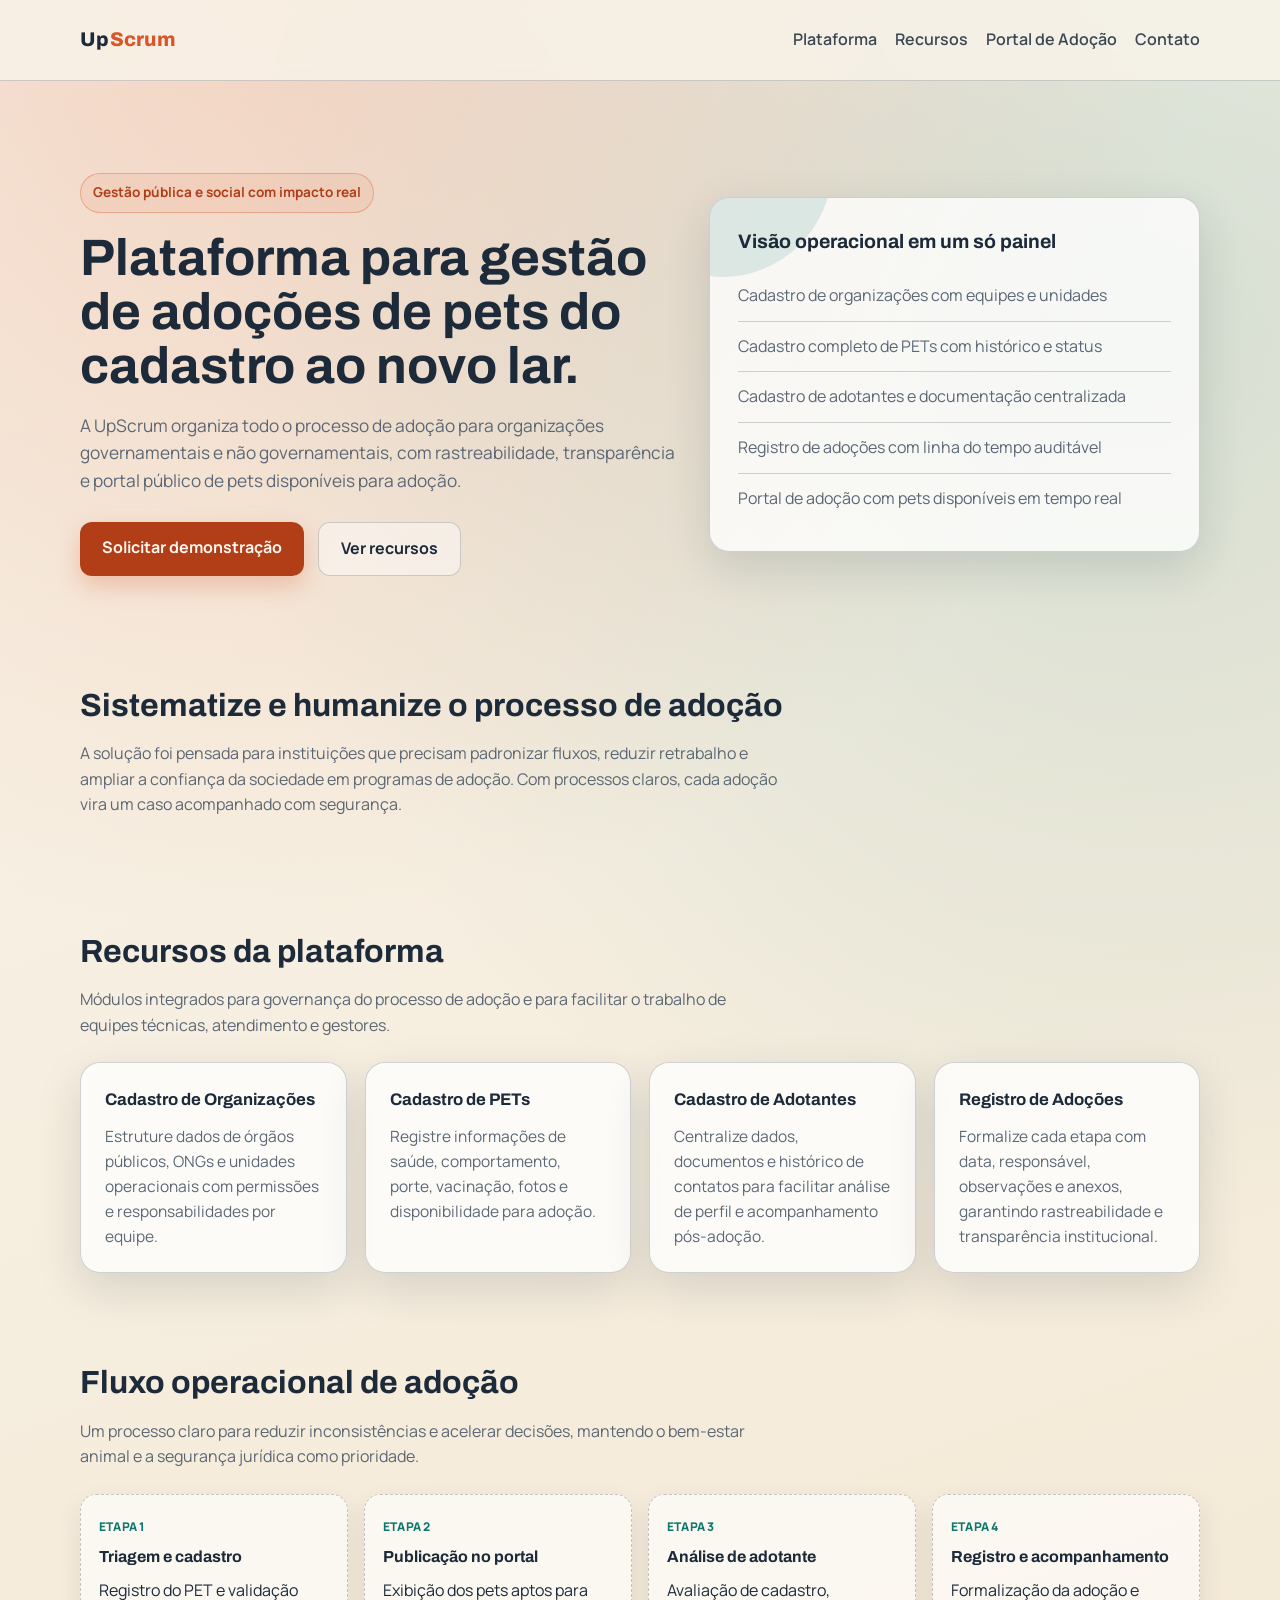
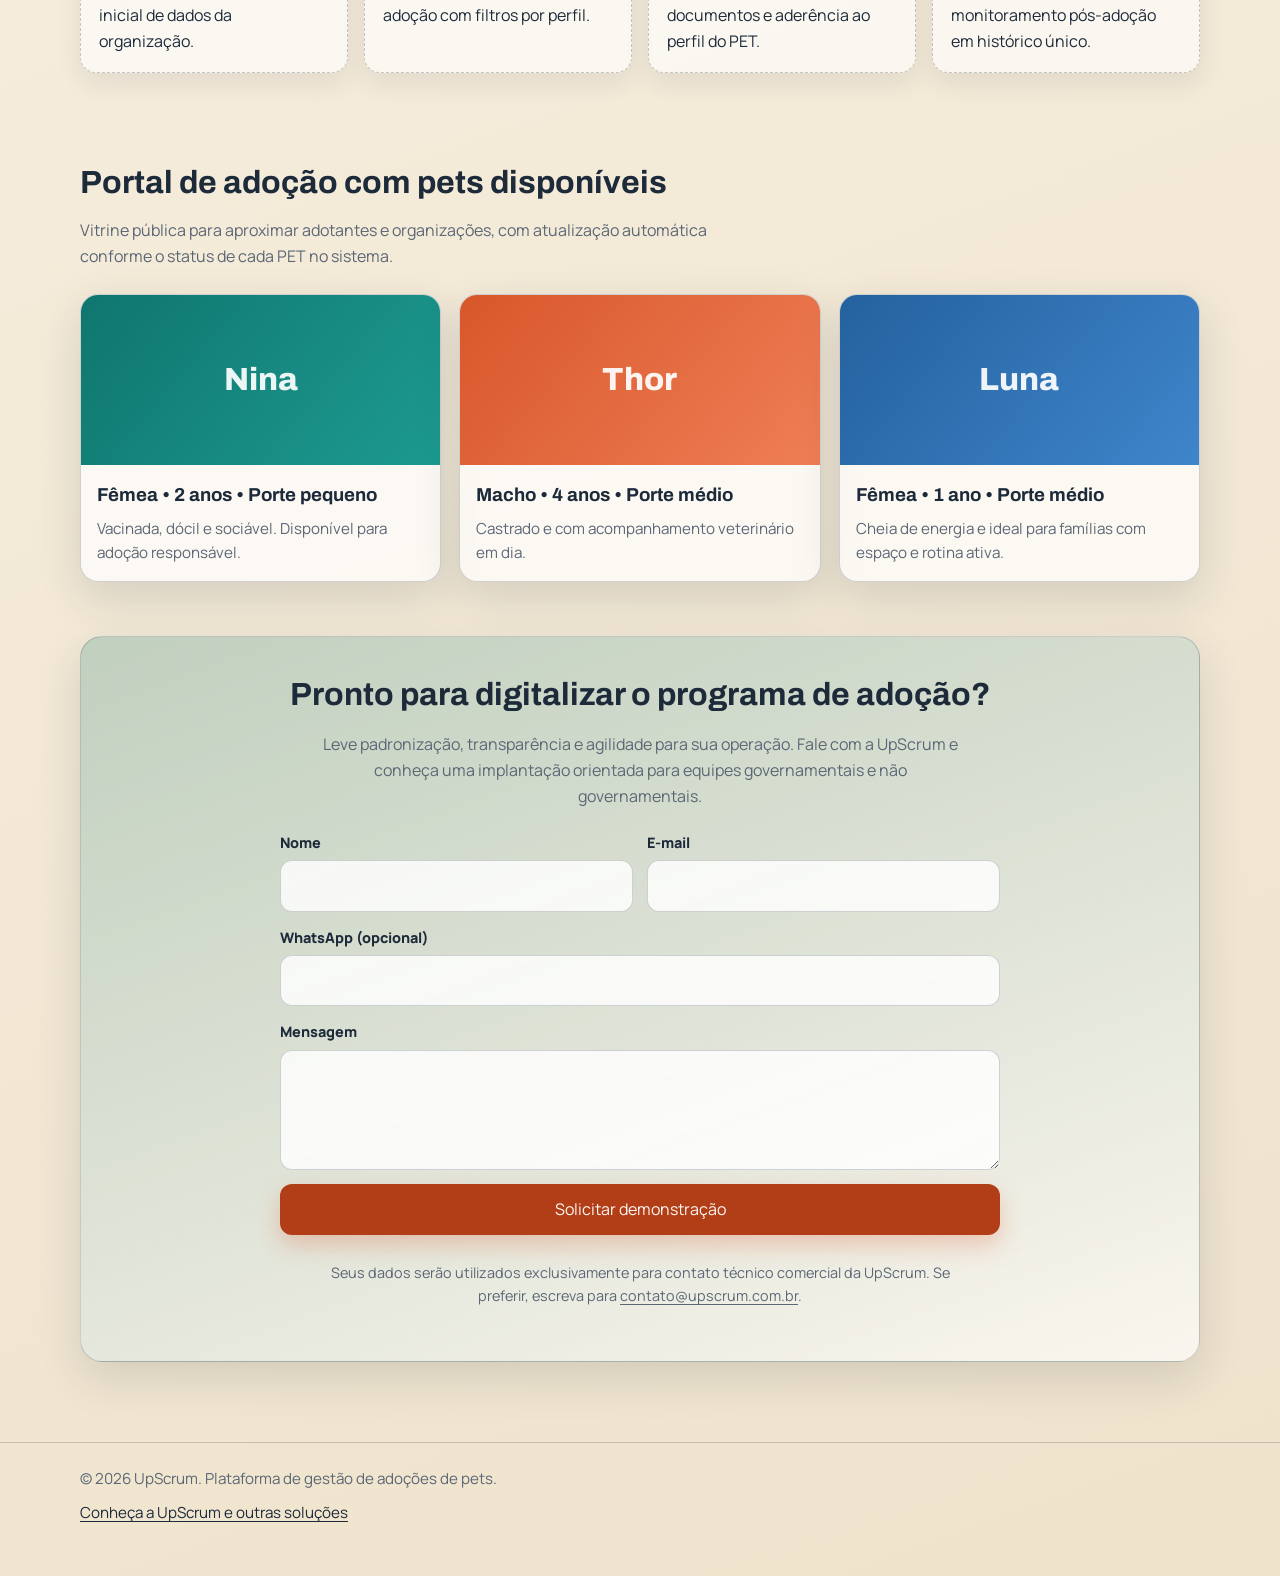
<file: plataforma-adocoes.html>
<!DOCTYPE html>
<html lang="pt-BR">
<head>
  <meta charset="UTF-8" />
  <meta name="viewport" content="width=device-width, initial-scale=1.0" />
  <title>UpScrum | Gestão de Adoções de Pets</title>
  <meta
    name="description"
    content="Plataforma para gestão de adoções de pets com cadastro de organizações, pets, adotantes, registro de adoções e portal público de adoção."
  />
  <link rel="preconnect" href="https://fonts.googleapis.com" />
  <link rel="preconnect" href="https://fonts.gstatic.com" crossorigin />
  <link href="https://fonts.googleapis.com/css2?family=Archivo:wght@500;700;800&family=Manrope:wght@400;500;600;700&display=swap" rel="stylesheet" />
  <style>
    :root {
      --bg: #f9f4ea;
      --bg-soft: #f4ead8;
      --ink: #1c2a3a;
      --muted: #5b6775;
      --line: rgba(28, 42, 58, 0.2);
      --card: rgba(255, 255, 255, 0.78);
      --accent: #d8572a;
      --accent-dark: #b13e17;
      --highlight: #0f766e;
      --shadow: 0 16px 45px rgba(28, 42, 58, 0.14);
      --max: 1120px;
      --radius: 20px;
    }

    * {
      box-sizing: border-box;
      margin: 0;
      padding: 0;
    }

    html {
      scroll-behavior: smooth;
    }

    body {
      font-family: Manrope, "Segoe UI", sans-serif;
      background:
        radial-gradient(circle at 20% 0%, rgba(216, 87, 42, 0.2), transparent 28%),
        radial-gradient(circle at 88% 10%, rgba(15, 118, 110, 0.15), transparent 30%),
        linear-gradient(160deg, var(--bg) 0%, var(--bg-soft) 55%, #efe3cc 100%);
      color: var(--ink);
      line-height: 1.6;
      min-height: 100vh;
    }

    .container {
      width: min(100% - 32px, var(--max));
      margin: 0 auto;
    }

    header {
      position: sticky;
      top: 0;
      backdrop-filter: blur(10px);
      background: rgba(249, 244, 234, 0.8);
      border-bottom: 1px solid var(--line);
      z-index: 10;
    }

    .nav {
      display: flex;
      align-items: center;
      justify-content: space-between;
      padding: 18px 0;
      gap: 16px;
      position: relative;
      flex-wrap: wrap;
    }

    .brand {
      font-family: Archivo, "Segoe UI", sans-serif;
      font-size: 1.24rem;
      font-weight: 800;
      letter-spacing: 0.25px;
    }

    .brand span {
      color: var(--accent);
    }

    .nav-links a {
      color: var(--ink);
      text-decoration: none;
      margin-left: 18px;
      opacity: 0.85;
      font-weight: 600;
    }

    .nav-links a:hover {
      opacity: 1;
    }

    a.brand {
      color: var(--ink);
      text-decoration: none;
      display: inline-flex;
      align-items: center;
      min-height: 44px;
    }

    .nav-links {
      display: flex;
      align-items: center;
      flex-wrap: wrap;
    }

    .nav-links a {
      display: inline-flex;
      align-items: center;
      min-height: 44px;
    }

    .nav-toggle {
      display: none;
      min-height: 44px;
      padding: 8px 14px;
      font: inherit;
      font-weight: 700;
      color: var(--ink);
      background: transparent;
      border: 1px solid var(--line);
      border-radius: 8px;
      cursor: pointer;
    }

    .nav-toggle:hover,
    .nav-toggle[aria-expanded="true"] {
      background: var(--bg-soft);
    }

    .nav :is(a, button):focus-visible {
      outline: 2px solid var(--accent-dark);
      outline-offset: 4px;
    }

    .nav [hidden] {
      display: none;
    }

    main section[id] {
      scroll-margin-top: 104px;
    }

    @media (max-width: 780px) {
      .nav-toggle {
        display: inline-flex;
        align-items: center;
      }

      .nav-links {
        width: 100%;
        align-items: stretch;
        flex-direction: column;
      }

      .nav-links a {
        margin-left: 0;
        padding: 10px 14px;
        opacity: 1;
      }

      .nav-links a:hover {
        background: var(--bg-soft);
      }

      .nav[data-enhanced] .nav-links {
        position: absolute;
        top: 100%;
        inset-inline: 0;
        padding: 8px;
        max-height: calc(100dvh - 100px);
        overflow-y: auto;
        background: var(--bg);
        border: 1px solid var(--line);
        border-radius: 12px;
      }
    }

    .hero {
      padding: 92px 0 62px;
    }

    .hero-grid {
      display: grid;
      grid-template-columns: 1.1fr 0.9fr;
      gap: 28px;
      align-items: center;
    }

    .tag {
      display: inline-block;
      font-size: 0.85rem;
      padding: 8px 12px;
      border: 1px solid rgba(216, 87, 42, 0.35);
      border-radius: 999px;
      background: rgba(216, 87, 42, 0.08);
      margin-bottom: 18px;
      color: var(--accent-dark);
      font-weight: 700;
    }

    h1 {
      font-family: Archivo, "Segoe UI", sans-serif;
      font-size: clamp(2.1rem, 4vw, 4.1rem);
      line-height: 1.06;
      margin-bottom: 18px;
      text-wrap: balance;
    }

    .hero p {
      font-size: 1.08rem;
      color: var(--muted);
      max-width: 640px;
      margin-bottom: 28px;
    }

    .cta-group {
      display: flex;
      gap: 14px;
      flex-wrap: wrap;
    }

    .btn {
      display: inline-block;
      padding: 13px 22px;
      border-radius: 12px;
      text-decoration: none;
      font-weight: 700;
      transition: transform 0.2s ease, background 0.2s ease, box-shadow 0.2s ease;
    }

    .btn-primary {
      background: var(--accent-dark);
      color: #fff7f2;
      box-shadow: 0 10px 24px rgba(216, 87, 42, 0.28);
    }

    .btn-primary:hover {
      background: var(--accent-dark);
      transform: translateY(-2px);
    }

    .btn-secondary {
      border: 1px solid var(--line);
      color: var(--ink);
      background: rgba(255, 255, 255, 0.45);
    }

    .btn-secondary:hover {
      background: rgba(255, 255, 255, 0.75);
      transform: translateY(-2px);
    }

    .hero-card {
      background: var(--card);
      border: 1px solid var(--line);
      border-radius: var(--radius);
      padding: 28px;
      box-shadow: var(--shadow);
      position: relative;
      overflow: hidden;
    }

    .hero-card::before {
      content: "";
      position: absolute;
      inset: -40% auto auto -20%;
      width: 220px;
      height: 220px;
      border-radius: 999px;
      background: rgba(15, 118, 110, 0.12);
    }

    .hero-card h2 {
      margin-bottom: 14px;
      font-family: Archivo, "Segoe UI", sans-serif;
      font-size: 1.22rem;
      position: relative;
    }

    .hero-card ul {
      list-style: none;
      position: relative;
    }

    .hero-card li {
      padding: 12px 0;
      border-bottom: 1px solid var(--line);
      color: var(--muted);
    }

    .hero-card li:last-child {
      border-bottom: none;
    }

    section {
      padding: 42px 0;
    }

    .section-title {
      font-family: Archivo, "Segoe UI", sans-serif;
      font-size: 2rem;
      margin-bottom: 10px;
    }

    .section-text {
      color: var(--muted);
      max-width: 700px;
      margin-bottom: 24px;
    }

    .cards {
      display: grid;
      grid-template-columns: repeat(4, 1fr);
      gap: 18px;
    }

    .card {
      background: var(--card);
      border: 1px solid var(--line);
      border-radius: var(--radius);
      padding: 24px;
      box-shadow: var(--shadow);
      transform: translateY(0);
      transition: transform 0.2s ease;
    }

    .card:hover {
      transform: translateY(-4px);
    }

    .card h3 {
      margin-bottom: 10px;
      font-family: Archivo, "Segoe UI", sans-serif;
      font-size: 1.05rem;
    }

    .card p {
      color: var(--muted);
      font-size: 0.97rem;
    }

    .flow {
      display: grid;
      grid-template-columns: repeat(4, 1fr);
      gap: 16px;
      counter-reset: etapas;
    }

    .flow-step {
      background: rgba(255, 255, 255, 0.62);
      border: 1px dashed rgba(28, 42, 58, 0.25);
      border-radius: 16px;
      padding: 18px;
      position: relative;
      box-shadow: 0 10px 26px rgba(28, 42, 58, 0.09);
    }

    .flow-step::before {
      counter-increment: etapas;
      content: "Etapa " counter(etapas);
      display: inline-block;
      font-size: 0.75rem;
      font-weight: 800;
      letter-spacing: 0.02em;
      color: var(--highlight);
      margin-bottom: 8px;
      text-transform: uppercase;
    }

    .flow-step h3 {
      font-family: Archivo, "Segoe UI", sans-serif;
      margin-bottom: 8px;
      font-size: 1rem;
    }

    .portal {
      padding-bottom: 12px;
    }

    .pets {
      display: grid;
      grid-template-columns: repeat(3, 1fr);
      gap: 18px;
    }

    .pet {
      border-radius: 18px;
      overflow: hidden;
      border: 1px solid rgba(28, 42, 58, 0.2);
      background: rgba(255, 255, 255, 0.72);
      box-shadow: var(--shadow);
    }

    .pet-cover {
      height: 170px;
      display: grid;
      place-items: center;
      font-size: 2rem;
      font-weight: 800;
      color: rgba(255, 255, 255, 0.92);
      font-family: Archivo, "Segoe UI", sans-serif;
    }

    .pet-cover.one {
      background: linear-gradient(130deg, #0f766e, #1d9a91);
    }

    .pet-cover.two {
      background: linear-gradient(130deg, #d8572a, #ef7e56);
    }

    .pet-cover.three {
      background: linear-gradient(130deg, #24619e, #3f85cb);
    }

    .pet-body {
      padding: 16px;
    }

    .pet-body h3 {
      font-family: Archivo, "Segoe UI", sans-serif;
      margin-bottom: 6px;
    }

    .pet-body p {
      color: var(--muted);
      font-size: 0.95rem;
    }

    .contact {
      padding-bottom: 80px;
    }

    .contact-box {
      background: linear-gradient(160deg, rgba(15, 118, 110, 0.22), rgba(255, 255, 255, 0.65));
      border: 1px solid var(--line);
      border-radius: 22px;
      padding: 32px;
      text-align: center;
      box-shadow: var(--shadow);
    }

    .contact-box p {
      color: var(--muted);
      margin: 12px auto 22px;
      max-width: 650px;
    }

    .contact-form {
      display: grid;
      gap: 14px;
      max-width: 720px;
      margin: 0 auto;
      text-align: left;
    }

    .form-row {
      display: grid;
      grid-template-columns: repeat(2, minmax(0, 1fr));
      gap: 14px;
    }

    .form-field {
      display: grid;
      gap: 6px;
    }

    .form-field label {
      color: var(--ink);
      font-size: 0.9rem;
      font-weight: 800;
    }

    .form-field input,
    .form-field textarea {
      width: 100%;
      border: 1px solid var(--line);
      border-radius: 12px;
      background: rgba(255, 255, 255, 0.82);
      color: var(--ink);
      font: inherit;
      padding: 12px 14px;
      outline: none;
    }

    .form-field input:focus,
    .form-field textarea:focus {
      border-color: rgba(15, 118, 110, 0.7);
      box-shadow: 0 0 0 3px rgba(15, 118, 110, 0.14);
    }

    .form-field textarea {
      min-height: 120px;
      resize: vertical;
    }

    .btn-submit {
      border: 0;
      cursor: pointer;
      font: inherit;
    }

    .btn-submit:disabled {
      cursor: wait;
      opacity: 0.8;
    }

    .form-note {
      color: var(--muted);
      font-size: 0.9rem;
      text-align: center;
    }

    .form-status {
      display: none;
      border: 1px solid #99f6e4;
      border-radius: 12px;
      background: #ccfbf1;
      color: #115e59;
      padding: 12px;
      text-align: center;
      font-weight: 700;
    }

    .form-status.show {
      display: block;
    }

    .form-status.error {
      border-color: #fecaca;
      background: #fee2e2;
      color: #991b1b;
    }

    .reveal {
      opacity: 0;
      transform: translateY(20px);
      animation: rise 0.8s ease forwards;
    }

    .delay-1 {
      animation-delay: 0.08s;
    }

    .delay-2 {
      animation-delay: 0.16s;
    }

    .delay-3 {
      animation-delay: 0.24s;
    }

    .delay-4 {
      animation-delay: 0.32s;
    }

    @keyframes rise {
      to {
        opacity: 1;
        transform: translateY(0);
      }
    }

    footer {
      border-top: 1px solid var(--line);
      padding: 24px 0 40px;
      color: var(--muted);
      font-size: 0.95rem;
    }

    @media (max-width: 980px) {
      .hero-grid,
      .flow,
      .pets,
      .cards {
        grid-template-columns: repeat(2, 1fr);
      }

      .hero-grid {
        grid-template-columns: 1fr;
      }

      .cards,
      .flow,
      .pets {
        margin-top: 8px;
      }
    }

    @media (max-width: 680px) {
      .cards,
      .flow,
      .pets {
        grid-template-columns: 1fr;
      }

      .section-title {
        font-size: 1.7rem;
      }

      .hero {
        padding-top: 64px;
      }

      .contact-box {
        padding: 24px;
      }

      .form-row {
        grid-template-columns: 1fr;
      }
    }
  </style>
  <link rel="stylesheet" href="contact.css" />
  <link rel="stylesheet" href="accessibility.css" />
</head>
<body>
  <a class="skip-link" href="#conteudo">Pular para o conteúdo</a>
  <header>
    <div class="container nav">
      <a class="brand" href="index.html" aria-label="UpScrum — página inicial">Up<span>Scrum</span></a>
      <button class="nav-toggle" type="button" aria-expanded="false" aria-controls="adoptions-navigation" hidden>Menu</button>
      <nav class="nav-links" id="adoptions-navigation" aria-label="Navegação da plataforma de adoções">
        <a href="#sobre">Plataforma</a>
        <a href="#recursos">Recursos</a>
        <a href="#portal">Portal de Adoção</a>
        <a href="#contato">Contato</a>
      </nav>
    </div>
  </header>

  <main id="conteudo" tabindex="-1">
    <section class="hero">
      <div class="container hero-grid">
        <div class="reveal">
          <div class="tag">Gestão pública e social com impacto real</div>
          <h1>Plataforma para gestão de adoções de pets do cadastro ao novo lar.</h1>
          <p>
            A UpScrum organiza todo o processo de adoção para organizações governamentais
            e não governamentais, com rastreabilidade, transparência e portal público
            de pets disponíveis para adoção.
          </p>
          <div class="cta-group">
            <a class="btn btn-primary" href="#contato">Solicitar demonstração</a>
            <a class="btn btn-secondary" href="#recursos">Ver recursos</a>
          </div>
        </div>

        <aside class="hero-card reveal delay-1">
          <h2>Visão operacional em um só painel</h2>
          <ul>
            <li>Cadastro de organizações com equipes e unidades</li>
            <li>Cadastro completo de PETs com histórico e status</li>
            <li>Cadastro de adotantes e documentação centralizada</li>
            <li>Registro de adoções com linha do tempo auditável</li>
            <li>Portal de adoção com pets disponíveis em tempo real</li>
          </ul>
        </aside>
      </div>
    </section>

    <section id="sobre">
      <div class="container">
        <h2 class="section-title reveal">Sistematize e humanize o processo de adoção</h2>
        <p class="section-text">
          A solução foi pensada para instituições que precisam padronizar fluxos,
          reduzir retrabalho e ampliar a confiança da sociedade em programas de adoção.
          Com processos claros, cada adoção vira um caso acompanhado com segurança.
        </p>
      </div>
    </section>

    <section id="recursos">
      <div class="container">
        <h2 class="section-title">Recursos da plataforma</h2>
        <p class="section-text">
          Módulos integrados para governança do processo de adoção e para facilitar
          o trabalho de equipes técnicas, atendimento e gestores.
        </p>

        <div class="cards">
          <div class="card reveal delay-1">
            <h3>Cadastro de Organizações</h3>
            <p>
              Estruture dados de órgãos públicos, ONGs e unidades operacionais
              com permissões e responsabilidades por equipe.
            </p>
          </div>
          <div class="card reveal delay-2">
            <h3>Cadastro de PETs</h3>
            <p>
              Registre informações de saúde, comportamento, porte, vacinação,
              fotos e disponibilidade para adoção.
            </p>
          </div>
          <div class="card reveal delay-3">
            <h3>Cadastro de Adotantes</h3>
            <p>
              Centralize dados, documentos e histórico de contatos para facilitar
              análise de perfil e acompanhamento pós-adoção.
            </p>
          </div>
          <div class="card reveal delay-4">
            <h3>Registro de Adoções</h3>
            <p>
              Formalize cada etapa com data, responsável, observações e anexos,
              garantindo rastreabilidade e transparência institucional.
            </p>
          </div>
        </div>
      </div>
    </section>

    <section>
      <div class="container">
        <h2 class="section-title">Fluxo operacional de adoção</h2>
        <p class="section-text">
          Um processo claro para reduzir inconsistências e acelerar decisões,
          mantendo o bem-estar animal e a segurança jurídica como prioridade.
        </p>

        <div class="flow">
          <article class="flow-step reveal delay-1">
            <h3>Triagem e cadastro</h3>
            <p>Registro do PET e validação inicial de dados da organização.</p>
          </article>
          <article class="flow-step reveal delay-2">
            <h3>Publicação no portal</h3>
            <p>Exibição dos pets aptos para adoção com filtros por perfil.</p>
          </article>
          <article class="flow-step reveal delay-3">
            <h3>Análise de adotante</h3>
            <p>Avaliação de cadastro, documentos e aderência ao perfil do PET.</p>
          </article>
          <article class="flow-step reveal delay-4">
            <h3>Registro e acompanhamento</h3>
            <p>Formalização da adoção e monitoramento pós-adoção em histórico único.</p>
          </article>
        </div>
      </div>
    </section>

    <section id="portal" class="portal">
      <div class="container">
        <h2 class="section-title">Portal de adoção com pets disponíveis</h2>
        <p class="section-text">
          Vitrine pública para aproximar adotantes e organizações, com atualização
          automática conforme o status de cada PET no sistema.
        </p>

        <div class="pets">
          <article class="pet reveal delay-1">
            <div class="pet-cover one">Nina</div>
            <div class="pet-body">
              <h3>Fêmea • 2 anos • Porte pequeno</h3>
              <p>Vacinada, dócil e sociável. Disponível para adoção responsável.</p>
            </div>
          </article>
          <article class="pet reveal delay-2">
            <div class="pet-cover two">Thor</div>
            <div class="pet-body">
              <h3>Macho • 4 anos • Porte médio</h3>
              <p>Castrado e com acompanhamento veterinário em dia.</p>
            </div>
          </article>
          <article class="pet reveal delay-3">
            <div class="pet-cover three">Luna</div>
            <div class="pet-body">
              <h3>Fêmea • 1 ano • Porte médio</h3>
              <p>Cheia de energia e ideal para famílias com espaço e rotina ativa.</p>
            </div>
          </article>
        </div>
      </div>
    </section>

    <section id="contato" class="contact">
      <div class="container">
        <div class="contact-box reveal">
          <h2 class="section-title">Pronto para digitalizar o programa de adoção?</h2>
          <p>
            Leve padronização, transparência e agilidade para sua operação.
            Fale com a UpScrum e conheça uma implantação orientada para equipes
            governamentais e não governamentais.
          </p>
          <form class="contact-form" data-contact-form>
            <input type="hidden" name="subject" value="Plataforma de Gerenciamento de Adoções" />
            <div class="form-row">
              <div class="form-field">
                <label for="adocoes-contact-name">Nome</label>
                <input id="adocoes-contact-name" type="text" name="name" autocomplete="name" required />
              </div>
              <div class="form-field">
                <label for="adocoes-contact-email">E-mail</label>
                <input id="adocoes-contact-email" type="email" name="email" autocomplete="email" required />
              </div>
            </div>
            <div class="form-field">
              <label for="adocoes-contact-whatsapp">WhatsApp (opcional)</label>
              <input id="adocoes-contact-whatsapp" type="tel" name="whatsapp" autocomplete="tel" />
            </div>
            <div class="form-field">
              <label for="adocoes-contact-message">Mensagem</label>
              <textarea id="adocoes-contact-message" name="message" required></textarea>
            </div>
            <button class="btn btn-primary btn-submit" type="submit">Solicitar demonstração</button>
            <p class="form-note">Seus dados serão utilizados exclusivamente para contato técnico comercial da UpScrum. Se preferir, escreva para <a href="mailto:contato@upscrum.com.br">contato@upscrum.com.br</a>.</p>
            <div class="form-status" data-form-status role="status" aria-live="polite"></div>
          </form>
        </div>
      </div>
    </section>
  </main>

  <footer>
    <div class="container">
      © 2026 UpScrum. Plataforma de gestão de adoções de pets.
      <p><a class="company-link" href="index.html">Conheça a UpScrum e outras soluções</a></p>
    </div>
  </footer>
  <script>
    const navigation = document.querySelector('.nav');
    const navigationToggle = navigation.querySelector('.nav-toggle');
    const navigationLinks = navigation.querySelector('.nav-links');
    const mobileNavigation = window.matchMedia('(max-width: 780px)');

    function setNavigationOpen(open) {
      navigationToggle.setAttribute('aria-expanded', String(open));
      navigationToggle.textContent = open ? 'Fechar menu' : 'Menu';
      navigationLinks.hidden = mobileNavigation.matches && !open;
    }

    function syncNavigation() {
      if (!mobileNavigation.matches && document.activeElement === navigationToggle) {
        navigation.querySelector('.brand').focus();
      } else if (mobileNavigation.matches && navigationLinks.contains(document.activeElement)) {
        navigationToggle.focus();
      }
      setNavigationOpen(false);
    }

    navigation.dataset.enhanced = '';
    navigationToggle.hidden = false;
    syncNavigation();
    mobileNavigation.addEventListener('change', syncNavigation);

    navigationToggle.addEventListener('click', () => {
      setNavigationOpen(navigationToggle.getAttribute('aria-expanded') !== 'true');
    });

    navigationLinks.addEventListener('click', (event) => {
      const link = event.target.closest('a');
      if (!link || !mobileNavigation.matches) return;
      setNavigationOpen(false);
      const section = document.querySelector(link.getAttribute('href'));
      if (section) {
        section.setAttribute('tabindex', '-1');
        section.focus({ preventScroll: true });
      }
    });

    document.addEventListener('keydown', (event) => {
      if (event.key === 'Escape' && navigationToggle.getAttribute('aria-expanded') === 'true') {
        setNavigationOpen(false);
        navigationToggle.focus();
      }
    });

    document.addEventListener('click', (event) => {
      if (!navigation.contains(event.target) && navigationToggle.getAttribute('aria-expanded') === 'true') {
        const focusWasInMenu = navigationLinks.contains(document.activeElement);
        setNavigationOpen(false);
        if (focusWasInMenu) navigationToggle.focus();
      }
    });
  </script>
  <script src="contact.js"></script>
</body>
</html>
</file>
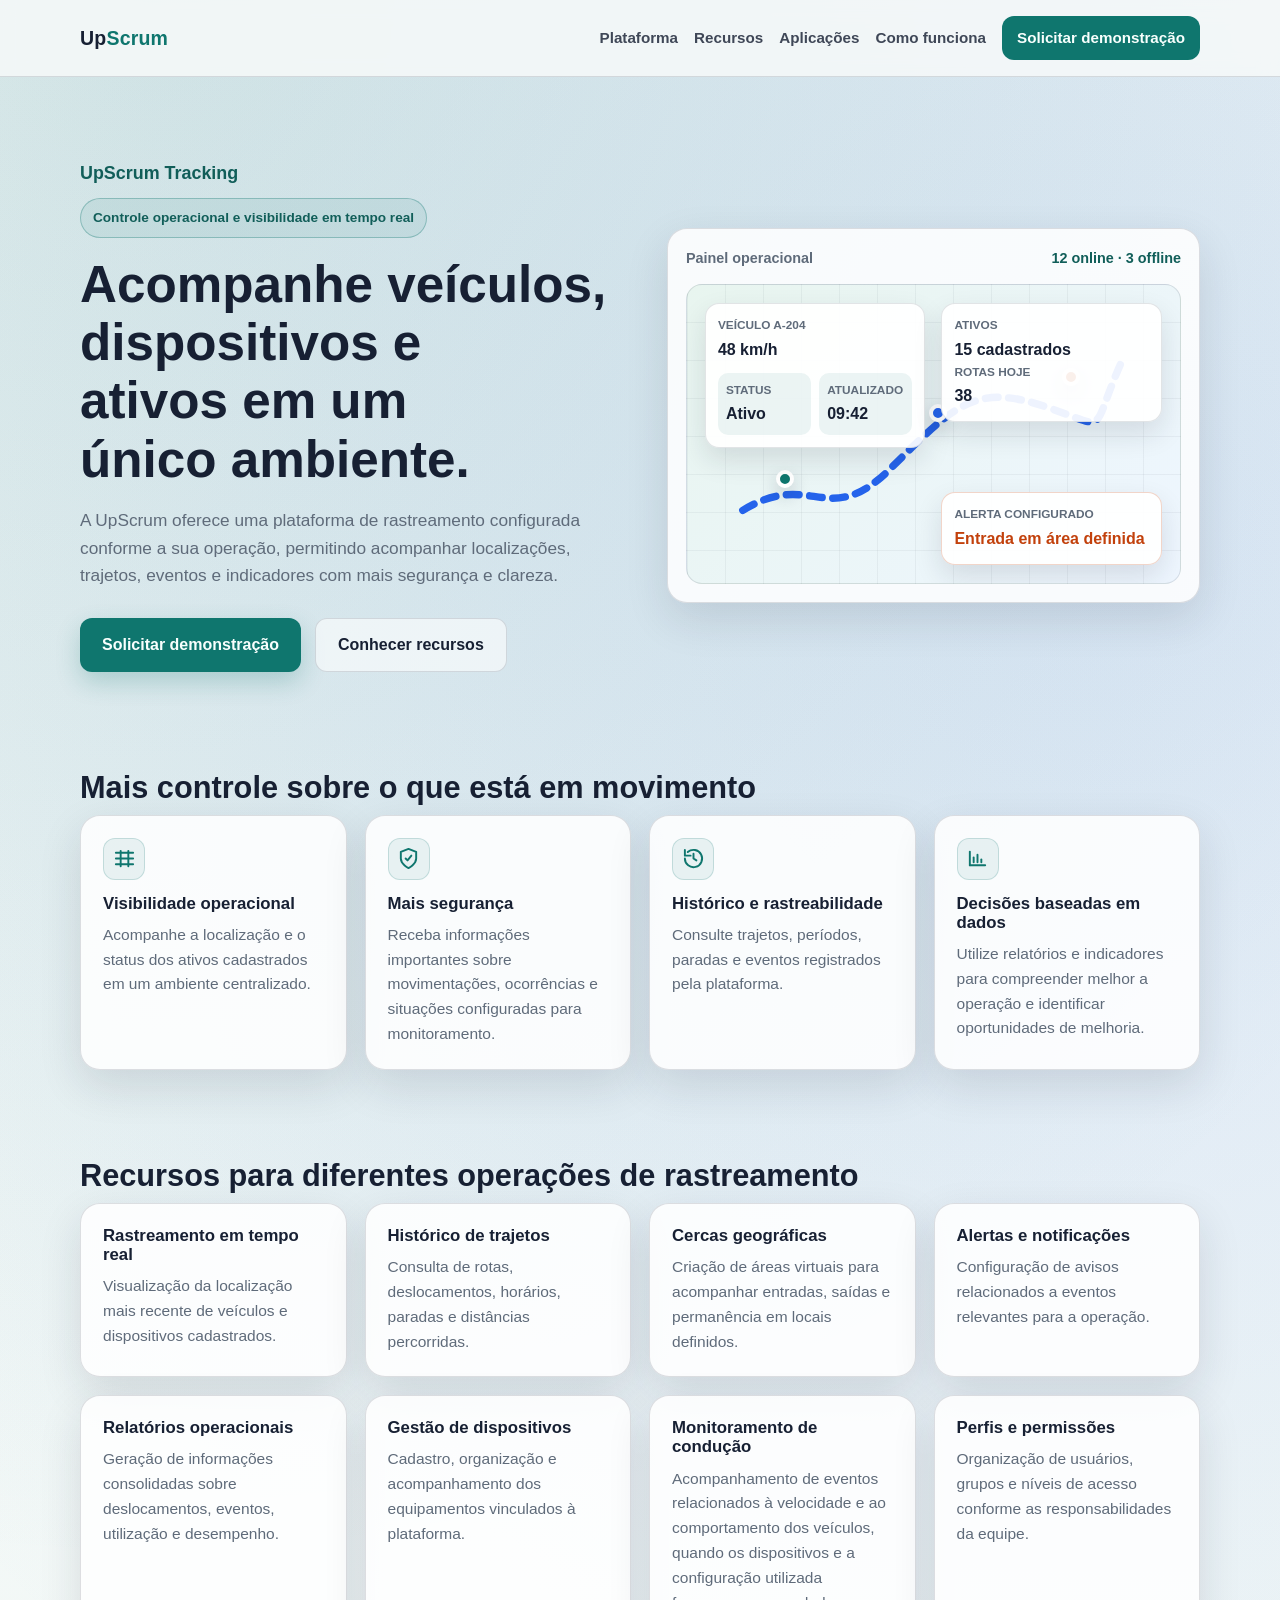
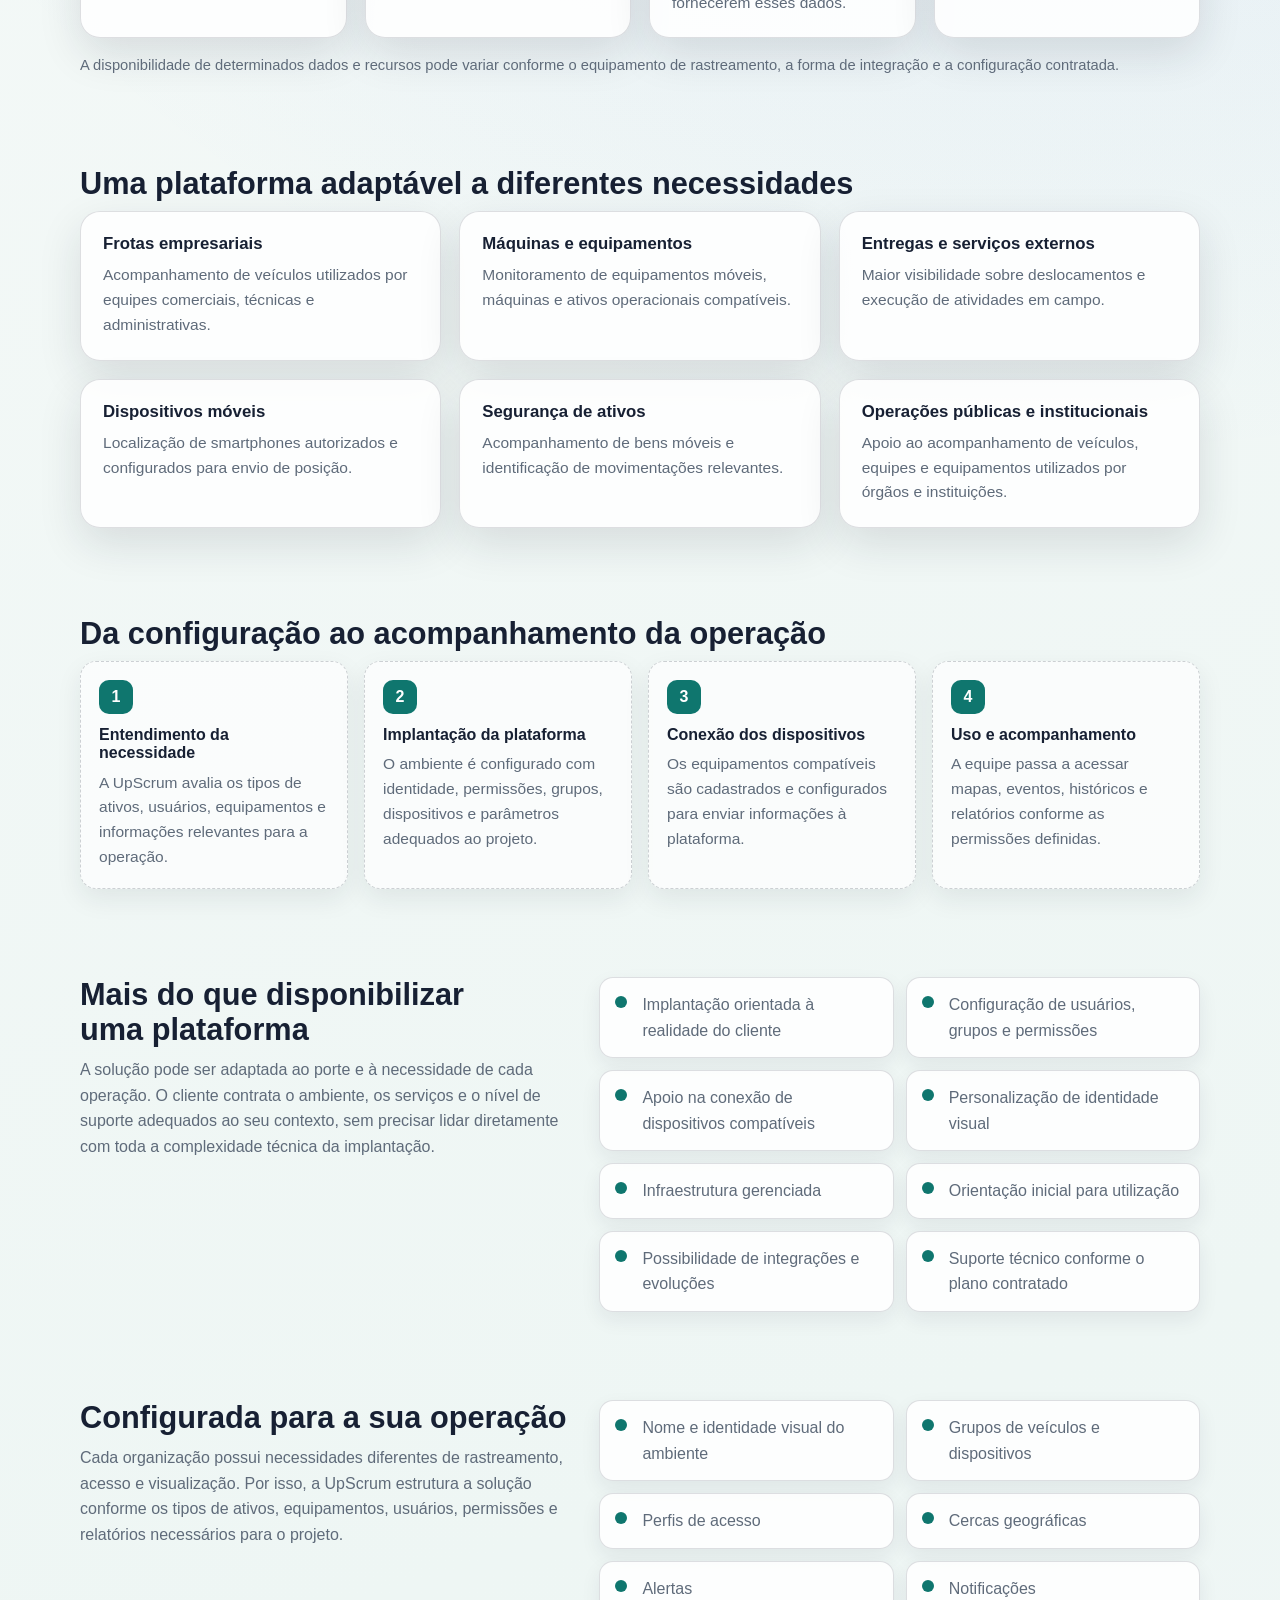
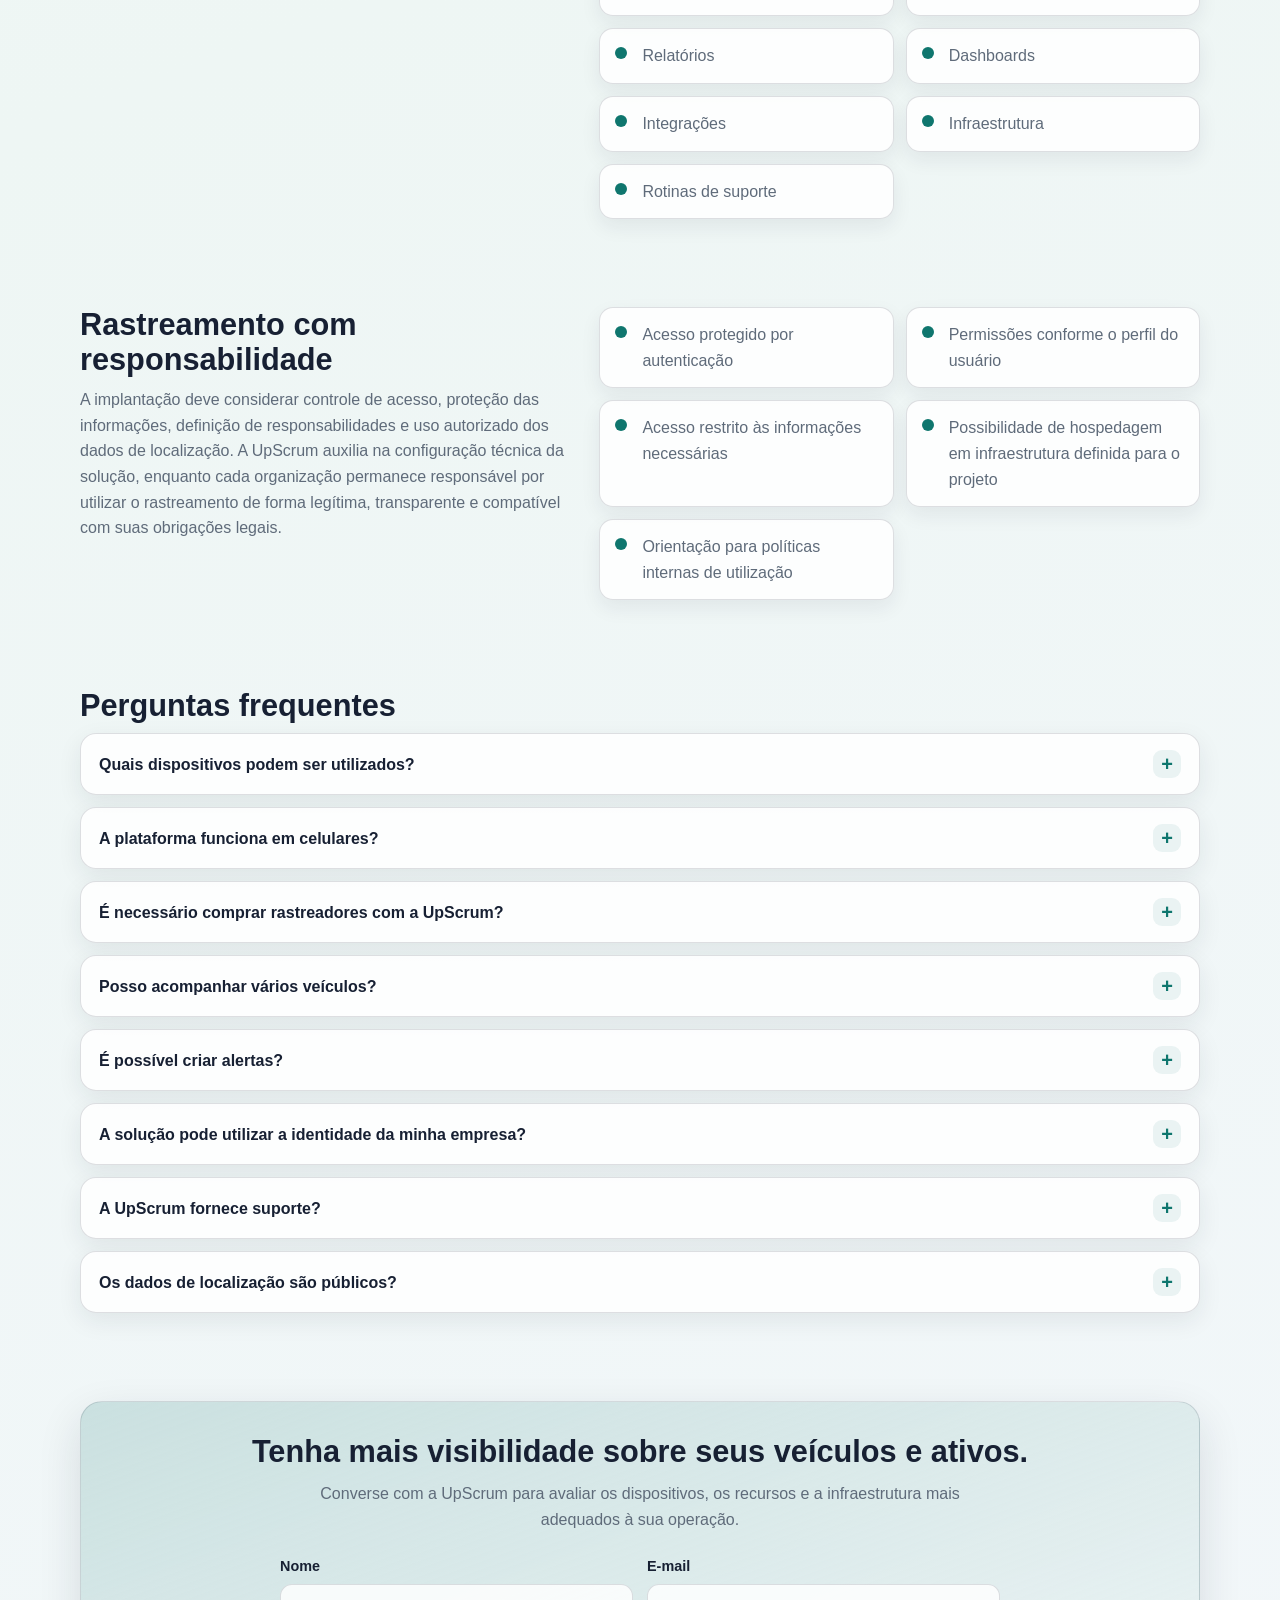
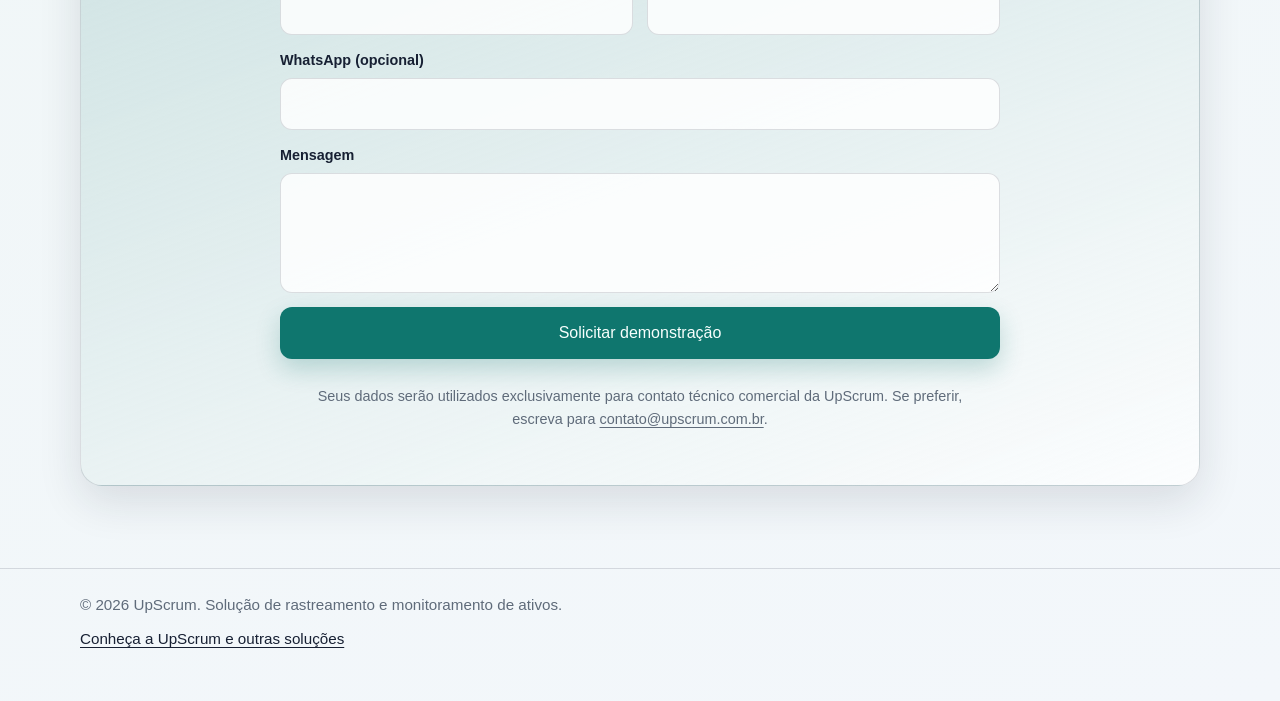
<file: rastreamento.html>
<!DOCTYPE html>
<html lang="pt-BR">
<head>
  <meta charset="UTF-8" />
  <meta name="viewport" content="width=device-width, initial-scale=1.0" />
  <title>Rastreamento de Veículos e Ativos | UpScrum</title>
  <meta
    name="description"
    content="Monitore veículos, dispositivos e ativos com localização em tempo real, históricos, alertas, cercas geográficas e relatórios personalizados."
  />
  <link rel="canonical" href="https://upscrum.com.br/rastreamento.html" />
  <meta property="og:type" content="website" />
  <meta property="og:url" content="https://upscrum.com.br/rastreamento.html" />
  <meta property="og:title" content="Plataforma de Rastreamento | UpScrum" />
  <meta
    property="og:description"
    content="Mais visibilidade e controle sobre veículos, dispositivos e ativos em uma plataforma configurada para a sua operação."
  />
  <meta name="twitter:card" content="summary" />
  <meta name="twitter:title" content="Plataforma de Rastreamento | UpScrum" />
  <meta
    name="twitter:description"
    content="Mais visibilidade e controle sobre veículos, dispositivos e ativos em uma plataforma configurada para a sua operação."
  />
  <meta name="product-name" content="UpScrum Tracking" />
  <style>
    :root {
      --bg: #f7faf9;
      --bg-soft: #eef6f4;
      --ink: #172033;
      --muted: #5f6b7a;
      --line: rgba(23, 32, 51, 0.14);
      --card: rgba(255, 255, 255, 0.86);
      --accent: #0f766e;
      --accent-dark: #115e59;
      --signal: #2563eb;
      --warning: #c2410c;
      --shadow: 0 16px 44px rgba(23, 32, 51, 0.12);
      --max: 1120px;
      --radius: 20px;
    }

    * {
      box-sizing: border-box;
      margin: 0;
      padding: 0;
    }

    html {
      scroll-behavior: smooth;
    }

    body {
      font-family: Inter, "Segoe UI", Arial, sans-serif;
      background:
        radial-gradient(circle at 12% 0%, rgba(15, 118, 110, 0.14), transparent 28%),
        radial-gradient(circle at 86% 10%, rgba(37, 99, 235, 0.12), transparent 30%),
        linear-gradient(160deg, var(--bg) 0%, var(--bg-soft) 56%, #f3f7fb 100%);
      color: var(--ink);
      line-height: 1.6;
      min-height: 100vh;
      overflow-x: hidden;
    }

    img,
    svg {
      max-width: 100%;
    }

    a {
      color: inherit;
    }

    a:focus-visible,
    button:focus-visible,
    input:focus-visible,
    textarea:focus-visible {
      outline: 3px solid rgba(37, 99, 235, 0.45);
      outline-offset: 3px;
    }

    .container {
      width: min(100% - 32px, var(--max));
      margin: 0 auto;
    }

    header {
      position: sticky;
      top: 0;
      backdrop-filter: blur(10px);
      background: rgba(247, 250, 249, 0.84);
      border-bottom: 1px solid var(--line);
      z-index: 10;
    }

    .nav {
      display: flex;
      align-items: center;
      justify-content: space-between;
      gap: 18px;
      padding: 16px 0;
    }

    .brand {
      font-size: 1.22rem;
      font-weight: 800;
      letter-spacing: 0.2px;
      text-decoration: none;
      white-space: nowrap;
    }

    .brand span {
      color: var(--accent);
    }

    .nav-links {
      display: flex;
      align-items: center;
      justify-content: flex-end;
      gap: 16px;
      flex-wrap: wrap;
    }

    .nav-links a {
      color: var(--ink);
      text-decoration: none;
      opacity: 0.82;
      font-size: 0.95rem;
      font-weight: 700;
    }

    .nav-links a:hover {
      opacity: 1;
    }

    .nav-links .nav-cta {
      min-height: 42px;
      display: inline-flex;
      align-items: center;
      padding: 10px 15px;
      border-radius: 12px;
      background: var(--accent);
      color: #f8fffd;
      opacity: 1;
    }

    .hero {
      padding: 82px 0 54px;
    }

    .hero-grid {
      display: grid;
      grid-template-columns: minmax(0, 1.02fr) minmax(360px, 0.98fr);
      gap: 32px;
      align-items: center;
    }

    .tag {
      display: inline-block;
      font-size: 0.85rem;
      padding: 8px 12px;
      border: 1px solid rgba(15, 118, 110, 0.32);
      border-radius: 999px;
      background: rgba(15, 118, 110, 0.08);
      margin-bottom: 18px;
      color: var(--accent-dark);
      font-weight: 800;
    }

    h1,
    h2,
    h3 {
      line-height: 1.14;
    }

    h1 {
      font-size: clamp(2.15rem, 4vw, 4.05rem);
      margin-bottom: 18px;
      text-wrap: balance;
    }

    .product-name {
      display: block;
      color: var(--accent-dark);
      font-size: clamp(1.05rem, 1.4vw, 1.25rem);
      font-weight: 800;
      margin-bottom: 10px;
    }

    .hero p {
      font-size: 1.08rem;
      color: var(--muted);
      max-width: 660px;
      margin-bottom: 28px;
    }

    .cta-group {
      display: flex;
      gap: 14px;
      flex-wrap: wrap;
    }

    .btn {
      min-height: 48px;
      display: inline-flex;
      align-items: center;
      justify-content: center;
      padding: 13px 22px;
      border-radius: 12px;
      text-decoration: none;
      font-weight: 800;
      transition: transform 0.2s ease, background 0.2s ease, box-shadow 0.2s ease;
    }

    .btn-primary {
      background: var(--accent);
      color: #f8fffd;
      box-shadow: 0 10px 24px rgba(15, 118, 110, 0.24);
    }

    .btn-primary:hover {
      background: var(--accent-dark);
      transform: translateY(-2px);
    }

    .btn-secondary {
      border: 1px solid var(--line);
      color: var(--ink);
      background: rgba(255, 255, 255, 0.58);
    }

    .btn-secondary:hover {
      background: rgba(255, 255, 255, 0.9);
      transform: translateY(-2px);
    }

    .tracking-panel {
      background: var(--card);
      border: 1px solid var(--line);
      border-radius: var(--radius);
      box-shadow: var(--shadow);
      padding: 18px;
      overflow: hidden;
    }

    .panel-top {
      display: flex;
      justify-content: space-between;
      gap: 14px;
      margin-bottom: 14px;
      color: var(--muted);
      font-size: 0.9rem;
      font-weight: 700;
    }

    .panel-status {
      color: var(--accent-dark);
    }

    .map-card {
      position: relative;
      display: grid;
      grid-template-columns: repeat(2, minmax(0, 1fr));
      gap: 16px;
      padding: 18px;
      align-items: start;
      align-content: space-between;
      min-height: 300px;
      border: 1px solid rgba(23, 32, 51, 0.12);
      border-radius: 16px;
      background:
        linear-gradient(90deg, rgba(23, 32, 51, 0.05) 1px, transparent 1px),
        linear-gradient(0deg, rgba(23, 32, 51, 0.05) 1px, transparent 1px),
        linear-gradient(135deg, #e8f5ef 0%, #eef6ff 100%);
      background-size: 38px 38px, 38px 38px, auto;
      overflow: hidden;
    }

    .route {
      position: absolute;
      inset: 24px;
    }

    .route path {
      fill: none;
      stroke: var(--signal);
      stroke-width: 7;
      stroke-linecap: round;
      stroke-dasharray: 12 10;
    }

    .marker {
      position: absolute;
      width: 18px;
      height: 18px;
      border: 4px solid #fff;
      border-radius: 50%;
      background: var(--accent);
      box-shadow: 0 8px 18px rgba(23, 32, 51, 0.22);
    }

    .marker.one {
      left: 18%;
      top: 62%;
    }

    .marker.two {
      left: 49%;
      top: 40%;
      background: var(--signal);
    }

    .marker.three {
      left: 76%;
      top: 28%;
      background: var(--warning);
    }

    .asset-card,
    .alert-card,
    .summary-card {
      position: relative;
      min-width: 0;
      overflow-wrap: anywhere;
      background: rgba(255, 255, 255, 0.92);
      border: 1px solid rgba(23, 32, 51, 0.12);
      border-radius: 14px;
      padding: 12px;
      box-shadow: 0 12px 28px rgba(23, 32, 51, 0.12);
    }

    .asset-card {
      grid-column: 1;
      grid-row: 1 / span 2;
    }

    .alert-card {
      grid-column: 2;
      grid-row: 2;
    }

    .summary-card {
      grid-column: 2;
      grid-row: 1;
    }

    .mini-label {
      display: block;
      color: var(--muted);
      font-size: 0.74rem;
      font-weight: 800;
      text-transform: uppercase;
    }

    .mini-value {
      display: block;
      color: var(--ink);
      font-weight: 800;
      margin-top: 2px;
    }

    .mini-grid {
      display: grid;
      grid-template-columns: repeat(auto-fit, minmax(min(100%, 3.5rem), 1fr));
      gap: 8px;
      margin-top: 10px;
    }

    .mini-grid div {
      border-radius: 10px;
      background: rgba(15, 118, 110, 0.08);
      padding: 8px;
    }

    .alert-card {
      border-color: rgba(194, 65, 12, 0.22);
    }

    .alert-card .mini-value {
      color: var(--warning);
    }

    section {
      padding: 44px 0;
    }

    .section-title {
      font-size: clamp(1.65rem, 2.4vw, 2.25rem);
      margin-bottom: 10px;
      text-wrap: balance;
    }

    .section-text {
      color: var(--muted);
      max-width: 760px;
      margin-bottom: 24px;
    }

    .cards {
      display: grid;
      grid-template-columns: repeat(4, 1fr);
      gap: 18px;
    }

    .cards.three {
      grid-template-columns: repeat(3, 1fr);
    }

    .card {
      background: var(--card);
      border: 1px solid var(--line);
      border-radius: var(--radius);
      padding: 22px;
      box-shadow: var(--shadow);
      transition: transform 0.2s ease;
    }

    .card:hover {
      transform: translateY(-4px);
    }

    .card-icon {
      width: 42px;
      height: 42px;
      display: grid;
      place-items: center;
      margin-bottom: 14px;
      border: 1px solid rgba(15, 118, 110, 0.18);
      border-radius: 12px;
      background: rgba(15, 118, 110, 0.08);
      color: var(--accent);
    }

    .card-icon svg {
      width: 23px;
      height: 23px;
      stroke: currentColor;
    }

    .card h3 {
      margin-bottom: 10px;
      font-size: 1.05rem;
    }

    .card p,
    .card li,
    .flow-step p,
    .faq-answer {
      color: var(--muted);
      font-size: 0.97rem;
    }

    .note {
      color: var(--muted);
      font-size: 0.92rem;
      margin-top: 16px;
    }

    .flow {
      display: grid;
      grid-template-columns: repeat(4, 1fr);
      gap: 16px;
    }

    .flow-step {
      background: rgba(255, 255, 255, 0.66);
      border: 1px dashed rgba(23, 32, 51, 0.2);
      border-radius: 16px;
      padding: 18px;
      box-shadow: 0 10px 26px rgba(23, 32, 51, 0.08);
    }

    .flow-number {
      display: inline-grid;
      place-items: center;
      width: 34px;
      height: 34px;
      border-radius: 10px;
      background: var(--accent);
      color: #fff;
      font-weight: 800;
      margin-bottom: 12px;
    }

    .flow-step h3 {
      font-size: 1rem;
      margin-bottom: 8px;
    }

    .split {
      display: grid;
      grid-template-columns: 0.9fr 1.1fr;
      gap: 28px;
      align-items: start;
    }

    .check-list {
      display: grid;
      grid-template-columns: repeat(2, 1fr);
      gap: 12px;
      list-style: none;
    }

    .check-list li {
      position: relative;
      padding: 14px 14px 14px 42px;
      background: var(--card);
      border: 1px solid var(--line);
      border-radius: 14px;
      color: var(--muted);
      box-shadow: 0 8px 20px rgba(23, 32, 51, 0.07);
    }

    .check-list li::before {
      content: "";
      position: absolute;
      left: 15px;
      top: 18px;
      width: 12px;
      height: 12px;
      border-radius: 50%;
      background: var(--accent);
    }

    .faq-list {
      display: grid;
      gap: 12px;
    }

    .faq-item {
      background: var(--card);
      border: 1px solid var(--line);
      border-radius: 16px;
      box-shadow: 0 8px 24px rgba(23, 32, 51, 0.08);
      overflow: hidden;
    }

    .faq-question {
      width: 100%;
      min-height: 56px;
      display: flex;
      align-items: center;
      justify-content: space-between;
      gap: 14px;
      border: 0;
      background: transparent;
      color: var(--ink);
      padding: 16px 18px;
      text-align: left;
      font: inherit;
      font-weight: 800;
      cursor: pointer;
    }

    .faq-question::after {
      content: "+";
      flex: 0 0 auto;
      width: 28px;
      height: 28px;
      display: grid;
      place-items: center;
      border-radius: 9px;
      background: rgba(15, 118, 110, 0.08);
      color: var(--accent);
      font-size: 1.25rem;
      line-height: 1;
    }

    .faq-question[aria-expanded="true"]::after {
      content: "-";
    }

    .faq-answer {
      padding: 0 18px 18px;
    }

    .faq-answer[hidden] {
      display: none;
    }

    .contact {
      padding-bottom: 82px;
    }

    .contact-box {
      background: linear-gradient(160deg, rgba(15, 118, 110, 0.17), rgba(255, 255, 255, 0.72));
      border: 1px solid var(--line);
      border-radius: 22px;
      padding: 32px;
      text-align: center;
      box-shadow: var(--shadow);
    }

    .contact-box p {
      color: var(--muted);
      margin: 12px auto 22px;
      max-width: 670px;
    }

    .contact-form {
      display: grid;
      gap: 14px;
      max-width: 720px;
      margin: 0 auto;
      text-align: left;
    }

    .form-row {
      display: grid;
      grid-template-columns: repeat(2, minmax(0, 1fr));
      gap: 14px;
    }

    .form-field {
      display: grid;
      gap: 6px;
    }

    .form-field label {
      color: var(--ink);
      font-size: 0.9rem;
      font-weight: 800;
    }

    .form-field input,
    .form-field textarea {
      width: 100%;
      border: 1px solid var(--line);
      border-radius: 12px;
      background: rgba(255, 255, 255, 0.82);
      color: var(--ink);
      font: inherit;
      padding: 12px 14px;
      outline: none;
    }

    .form-field input:focus,
    .form-field textarea:focus {
      border-color: rgba(15, 118, 110, 0.7);
      box-shadow: 0 0 0 3px rgba(15, 118, 110, 0.14);
    }

    .form-field textarea {
      min-height: 120px;
      resize: vertical;
    }

    .btn-submit {
      border: 0;
      cursor: pointer;
      font: inherit;
    }

    .btn-submit:disabled {
      cursor: wait;
      opacity: 0.8;
    }

    .form-note {
      color: var(--muted);
      font-size: 0.9rem;
      text-align: center;
    }

    .form-status {
      display: none;
      border: 1px solid #99f6e4;
      border-radius: 12px;
      background: #ccfbf1;
      color: #115e59;
      padding: 12px;
      text-align: center;
      font-weight: 700;
    }

    .form-status.show {
      display: block;
    }

    .form-status.error {
      border-color: #fecaca;
      background: #fee2e2;
      color: #991b1b;
    }

    footer {
      border-top: 1px solid var(--line);
      padding: 24px 0 40px;
      color: var(--muted);
      font-size: 0.95rem;
    }

    @media (prefers-reduced-motion: reduce) {
      html {
        scroll-behavior: auto;
      }

      .btn,
      .card {
        transition: none;
      }
    }

    @media (max-width: 1020px) {
      .hero-grid,
      .split {
        grid-template-columns: 1fr;
      }

      .cards,
      .cards.three,
      .flow {
        grid-template-columns: repeat(2, 1fr);
      }
    }

    @media (max-width: 720px) {
      .nav {
        align-items: flex-start;
        flex-direction: column;
      }

      .nav-links {
        width: 100%;
        justify-content: flex-start;
      }

      .hero {
        padding-top: 58px;
      }

      .cards,
      .cards.three,
      .flow,
      .check-list {
        grid-template-columns: 1fr;
      }

      .tracking-panel {
        padding: 12px;
      }

      .map-card {
        min-height: 270px;
      }

      .summary-card {
        display: none;
      }

      .contact-box {
        padding: 24px;
      }

      .form-row {
        grid-template-columns: 1fr;
      }
    }

    @media (max-width: 420px) {
      .container {
        width: min(100% - 24px, var(--max));
      }

      .nav-links {
        gap: 10px;
      }

      .nav-links a {
        font-size: 0.9rem;
      }

      .nav-links .nav-cta {
        width: 100%;
        justify-content: center;
      }

      .cta-group .btn {
        width: 100%;
      }

      .map-card {
        min-height: 245px;
      }

      .asset-card {
        left: 12px;
        top: 12px;
      }

      .alert-card {
        width: calc(100% - 24px);
        left: 12px;
        right: auto;
      }

      .route {
        inset: 48px 12px 70px;
      }
    }
  </style>
  <link rel="stylesheet" href="contact.css" />
  <link rel="stylesheet" href="accessibility.css" />
</head>
<body>
  <a class="skip-link" href="#conteudo">Pular para o conteúdo</a>
  <!-- PRODUCT_NAME centralizado para uso pelo script: UpScrum Tracking -->
  <header>
    <div class="container nav">
      <a class="brand" href="index.html" aria-label="UpScrum — página inicial">Up<span>Scrum</span></a>
      <nav class="nav-links" aria-label="Navegação principal">
        <a href="#plataforma">Plataforma</a>
        <a href="#recursos">Recursos</a>
        <a href="#aplicacoes">Aplicações</a>
        <a href="#como-funciona">Como funciona</a>
        <a href="#contato" class="nav-cta">Solicitar demonstração</a>
      </nav>
    </div>
  </header>

  <main id="conteudo" tabindex="-1">
    <section class="hero" id="plataforma">
      <div class="container hero-grid">
        <div>
          <span class="product-name" data-product-name>UpScrum Tracking</span>
          <div class="tag">Controle operacional e visibilidade em tempo real</div>
          <h1>Acompanhe veículos, dispositivos e ativos em um único ambiente.</h1>
          <p>
            A UpScrum oferece uma plataforma de rastreamento configurada conforme a sua operação,
            permitindo acompanhar localizações, trajetos, eventos e indicadores com mais segurança
            e clareza.
          </p>
          <div class="cta-group">
            <a class="btn btn-primary" href="#contato">Solicitar demonstração</a>
            <a class="btn btn-secondary" href="#recursos">Conhecer recursos</a>
          </div>
        </div>

        <aside class="tracking-panel" aria-label="Ilustração conceitual de painel de rastreamento">
          <div class="panel-top">
            <span>Painel operacional</span>
            <span class="panel-status">12 online · 3 offline</span>
          </div>
          <div class="map-card" role="img" aria-label="Mapa estilizado com rota, marcadores e resumo de ativos monitorados">
            <svg class="route" viewBox="0 0 420 250" aria-hidden="true">
              <path d="M30 190 C95 150 110 210 170 150 S250 70 315 92 S355 120 390 44" />
            </svg>
            <span class="marker one" aria-hidden="true"></span>
            <span class="marker two" aria-hidden="true"></span>
            <span class="marker three" aria-hidden="true"></span>
            <div class="asset-card">
              <span class="mini-label">Veículo A-204</span>
              <span class="mini-value">48 km/h</span>
              <div class="mini-grid">
                <div>
                  <span class="mini-label">Status</span>
                  <span class="mini-value">Ativo</span>
                </div>
                <div>
                  <span class="mini-label">Atualizado</span>
                  <span class="mini-value">09:42</span>
                </div>
              </div>
            </div>
            <div class="summary-card">
              <span class="mini-label">Ativos</span>
              <span class="mini-value">15 cadastrados</span>
              <span class="mini-label">Rotas hoje</span>
              <span class="mini-value">38</span>
            </div>
            <div class="alert-card">
              <span class="mini-label">Alerta configurado</span>
              <span class="mini-value">Entrada em área definida</span>
            </div>
          </div>
        </aside>
      </div>
    </section>

    <section>
      <div class="container">
        <h2 class="section-title">Mais controle sobre o que está em movimento</h2>
        <div class="cards">
          <article class="card">
            <div class="card-icon" aria-hidden="true">
              <svg viewBox="0 0 24 24" fill="none" stroke-width="2" stroke-linecap="round" stroke-linejoin="round">
                <path d="M3 6h18M3 12h18M3 18h18" />
                <path d="M8 4v16M16 4v16" />
              </svg>
            </div>
            <h3>Visibilidade operacional</h3>
            <p>Acompanhe a localização e o status dos ativos cadastrados em um ambiente centralizado.</p>
          </article>
          <article class="card">
            <div class="card-icon" aria-hidden="true">
              <svg viewBox="0 0 24 24" fill="none" stroke-width="2" stroke-linecap="round" stroke-linejoin="round">
                <path d="M12 22s8-4 8-10V5l-8-3-8 3v7c0 6 8 10 8 10z" />
                <path d="M9 12l2 2 4-5" />
              </svg>
            </div>
            <h3>Mais segurança</h3>
            <p>Receba informações importantes sobre movimentações, ocorrências e situações configuradas para monitoramento.</p>
          </article>
          <article class="card">
            <div class="card-icon" aria-hidden="true">
              <svg viewBox="0 0 24 24" fill="none" stroke-width="2" stroke-linecap="round" stroke-linejoin="round">
                <path d="M3 12a9 9 0 1 0 3-6.7" />
                <path d="M3 3v6h6" />
                <path d="M12 7v5l3 2" />
              </svg>
            </div>
            <h3>Histórico e rastreabilidade</h3>
            <p>Consulte trajetos, períodos, paradas e eventos registrados pela plataforma.</p>
          </article>
          <article class="card">
            <div class="card-icon" aria-hidden="true">
              <svg viewBox="0 0 24 24" fill="none" stroke-width="2" stroke-linecap="round" stroke-linejoin="round">
                <path d="M4 19V5" />
                <path d="M4 19h16" />
                <path d="M8 16v-5" />
                <path d="M12 16V8" />
                <path d="M16 16v-3" />
              </svg>
            </div>
            <h3>Decisões baseadas em dados</h3>
            <p>Utilize relatórios e indicadores para compreender melhor a operação e identificar oportunidades de melhoria.</p>
          </article>
        </div>
      </div>
    </section>

    <section id="recursos">
      <div class="container">
        <h2 class="section-title">Recursos para diferentes operações de rastreamento</h2>
        <div class="cards">
          <article class="card">
            <h3>Rastreamento em tempo real</h3>
            <p>Visualização da localização mais recente de veículos e dispositivos cadastrados.</p>
          </article>
          <article class="card">
            <h3>Histórico de trajetos</h3>
            <p>Consulta de rotas, deslocamentos, horários, paradas e distâncias percorridas.</p>
          </article>
          <article class="card">
            <h3>Cercas geográficas</h3>
            <p>Criação de áreas virtuais para acompanhar entradas, saídas e permanência em locais definidos.</p>
          </article>
          <article class="card">
            <h3>Alertas e notificações</h3>
            <p>Configuração de avisos relacionados a eventos relevantes para a operação.</p>
          </article>
          <article class="card">
            <h3>Relatórios operacionais</h3>
            <p>Geração de informações consolidadas sobre deslocamentos, eventos, utilização e desempenho.</p>
          </article>
          <article class="card">
            <h3>Gestão de dispositivos</h3>
            <p>Cadastro, organização e acompanhamento dos equipamentos vinculados à plataforma.</p>
          </article>
          <article class="card">
            <h3>Monitoramento de condução</h3>
            <p>Acompanhamento de eventos relacionados à velocidade e ao comportamento dos veículos, quando os dispositivos e a configuração utilizada fornecerem esses dados.</p>
          </article>
          <article class="card">
            <h3>Perfis e permissões</h3>
            <p>Organização de usuários, grupos e níveis de acesso conforme as responsabilidades da equipe.</p>
          </article>
        </div>
        <p class="note">
          A disponibilidade de determinados dados e recursos pode variar conforme o equipamento de rastreamento,
          a forma de integração e a configuração contratada.
        </p>
      </div>
    </section>

    <section id="aplicacoes">
      <div class="container">
        <h2 class="section-title">Uma plataforma adaptável a diferentes necessidades</h2>
        <div class="cards three">
          <article class="card">
            <h3>Frotas empresariais</h3>
            <p>Acompanhamento de veículos utilizados por equipes comerciais, técnicas e administrativas.</p>
          </article>
          <article class="card">
            <h3>Máquinas e equipamentos</h3>
            <p>Monitoramento de equipamentos móveis, máquinas e ativos operacionais compatíveis.</p>
          </article>
          <article class="card">
            <h3>Entregas e serviços externos</h3>
            <p>Maior visibilidade sobre deslocamentos e execução de atividades em campo.</p>
          </article>
          <article class="card">
            <h3>Dispositivos móveis</h3>
            <p>Localização de smartphones autorizados e configurados para envio de posição.</p>
          </article>
          <article class="card">
            <h3>Segurança de ativos</h3>
            <p>Acompanhamento de bens móveis e identificação de movimentações relevantes.</p>
          </article>
          <article class="card">
            <h3>Operações públicas e institucionais</h3>
            <p>Apoio ao acompanhamento de veículos, equipes e equipamentos utilizados por órgãos e instituições.</p>
          </article>
        </div>
      </div>
    </section>

    <section id="como-funciona">
      <div class="container">
        <h2 class="section-title">Da configuração ao acompanhamento da operação</h2>
        <div class="flow">
          <article class="flow-step">
            <span class="flow-number">1</span>
            <h3>Entendimento da necessidade</h3>
            <p>A UpScrum avalia os tipos de ativos, usuários, equipamentos e informações relevantes para a operação.</p>
          </article>
          <article class="flow-step">
            <span class="flow-number">2</span>
            <h3>Implantação da plataforma</h3>
            <p>O ambiente é configurado com identidade, permissões, grupos, dispositivos e parâmetros adequados ao projeto.</p>
          </article>
          <article class="flow-step">
            <span class="flow-number">3</span>
            <h3>Conexão dos dispositivos</h3>
            <p>Os equipamentos compatíveis são cadastrados e configurados para enviar informações à plataforma.</p>
          </article>
          <article class="flow-step">
            <span class="flow-number">4</span>
            <h3>Uso e acompanhamento</h3>
            <p>A equipe passa a acessar mapas, eventos, históricos e relatórios conforme as permissões definidas.</p>
          </article>
        </div>
      </div>
    </section>

    <section>
      <div class="container split">
        <div>
          <h2 class="section-title">Mais do que disponibilizar uma plataforma</h2>
          <p class="section-text">
            A solução pode ser adaptada ao porte e à necessidade de cada operação. O cliente
            contrata o ambiente, os serviços e o nível de suporte adequados ao seu contexto,
            sem precisar lidar diretamente com toda a complexidade técnica da implantação.
          </p>
        </div>
        <ul class="check-list">
          <li>Implantação orientada à realidade do cliente</li>
          <li>Configuração de usuários, grupos e permissões</li>
          <li>Apoio na conexão de dispositivos compatíveis</li>
          <li>Personalização de identidade visual</li>
          <li>Infraestrutura gerenciada</li>
          <li>Orientação inicial para utilização</li>
          <li>Possibilidade de integrações e evoluções</li>
          <li>Suporte técnico conforme o plano contratado</li>
        </ul>
      </div>
    </section>

    <section>
      <div class="container split">
        <div>
          <h2 class="section-title">Configurada para a sua operação</h2>
          <p class="section-text">
            Cada organização possui necessidades diferentes de rastreamento, acesso e visualização.
            Por isso, a UpScrum estrutura a solução conforme os tipos de ativos, equipamentos,
            usuários, permissões e relatórios necessários para o projeto.
          </p>
        </div>
        <ul class="check-list">
          <li>Nome e identidade visual do ambiente</li>
          <li>Grupos de veículos e dispositivos</li>
          <li>Perfis de acesso</li>
          <li>Cercas geográficas</li>
          <li>Alertas</li>
          <li>Notificações</li>
          <li>Relatórios</li>
          <li>Dashboards</li>
          <li>Integrações</li>
          <li>Infraestrutura</li>
          <li>Rotinas de suporte</li>
        </ul>
      </div>
    </section>

    <section>
      <div class="container split">
        <div>
          <h2 class="section-title">Rastreamento com responsabilidade</h2>
          <p class="section-text">
            A implantação deve considerar controle de acesso, proteção das informações, definição
            de responsabilidades e uso autorizado dos dados de localização. A UpScrum auxilia na
            configuração técnica da solução, enquanto cada organização permanece responsável por
            utilizar o rastreamento de forma legítima, transparente e compatível com suas obrigações legais.
          </p>
        </div>
        <ul class="check-list">
          <li>Acesso protegido por autenticação</li>
          <li>Permissões conforme o perfil do usuário</li>
          <li>Acesso restrito às informações necessárias</li>
          <li>Possibilidade de hospedagem em infraestrutura definida para o projeto</li>
          <li>Orientação para políticas internas de utilização</li>
        </ul>
      </div>
    </section>

    <section aria-labelledby="faq-title">
      <div class="container">
        <h2 class="section-title" id="faq-title">Perguntas frequentes</h2>
        <div class="faq-list">
          <div class="faq-item">
            <button class="faq-question" type="button" aria-expanded="false" aria-controls="faq-1" id="faq-button-1">Quais dispositivos podem ser utilizados?</button>
            <div class="faq-answer" id="faq-1" role="region" aria-labelledby="faq-button-1" hidden>
              A compatibilidade depende do fabricante, do modelo e do protocolo utilizado pelo equipamento. A UpScrum avalia cada necessidade antes da implantação.
            </div>
          </div>
          <div class="faq-item">
            <button class="faq-question" type="button" aria-expanded="false" aria-controls="faq-2" id="faq-button-2">A plataforma funciona em celulares?</button>
            <div class="faq-answer" id="faq-2" role="region" aria-labelledby="faq-button-2" hidden>
              É possível utilizar dispositivos móveis configurados para enviar informações de localização, desde que haja autorização e compatibilidade com a solução adotada.
            </div>
          </div>
          <div class="faq-item">
            <button class="faq-question" type="button" aria-expanded="false" aria-controls="faq-3" id="faq-button-3">É necessário comprar rastreadores com a UpScrum?</button>
            <div class="faq-answer" id="faq-3" role="region" aria-labelledby="faq-button-3" hidden>
              Não necessariamente. A possibilidade de utilizar equipamentos existentes deve ser avaliada conforme o modelo, a configuração e o protocolo de comunicação.
            </div>
          </div>
          <div class="faq-item">
            <button class="faq-question" type="button" aria-expanded="false" aria-controls="faq-4" id="faq-button-4">Posso acompanhar vários veículos?</button>
            <div class="faq-answer" id="faq-4" role="region" aria-labelledby="faq-button-4" hidden>
              Sim. O ambiente pode ser estruturado para diferentes quantidades de veículos e dispositivos, conforme o plano e a infraestrutura contratados.
            </div>
          </div>
          <div class="faq-item">
            <button class="faq-question" type="button" aria-expanded="false" aria-controls="faq-5" id="faq-button-5">É possível criar alertas?</button>
            <div class="faq-answer" id="faq-5" role="region" aria-labelledby="faq-button-5" hidden>
              A plataforma pode ser configurada para gerar notificações relacionadas a eventos, cercas geográficas e outras condições disponíveis no dispositivo ou no sistema.
            </div>
          </div>
          <div class="faq-item">
            <button class="faq-question" type="button" aria-expanded="false" aria-controls="faq-6" id="faq-button-6">A solução pode utilizar a identidade da minha empresa?</button>
            <div class="faq-answer" id="faq-6" role="region" aria-labelledby="faq-button-6" hidden>
              Sim. O ambiente pode receber personalizações de nome, marca e elementos visuais, conforme o escopo contratado.
            </div>
          </div>
          <div class="faq-item">
            <button class="faq-question" type="button" aria-expanded="false" aria-controls="faq-7" id="faq-button-7">A UpScrum fornece suporte?</button>
            <div class="faq-answer" id="faq-7" role="region" aria-labelledby="faq-button-7" hidden>
              Sim. Os serviços de implantação, configuração, treinamento e suporte devem ser definidos na proposta comercial.
            </div>
          </div>
          <div class="faq-item">
            <button class="faq-question" type="button" aria-expanded="false" aria-controls="faq-8" id="faq-button-8">Os dados de localização são públicos?</button>
            <div class="faq-answer" id="faq-8" role="region" aria-labelledby="faq-button-8" hidden>
              Não. O acesso deve ser restrito aos usuários autorizados e configurado de acordo com suas permissões.
            </div>
          </div>
        </div>
      </div>
    </section>

    <section id="contato" class="contact">
      <div class="container">
        <div class="contact-box">
          <h2 class="section-title">Tenha mais visibilidade sobre seus veículos e ativos.</h2>
          <p>
            Converse com a UpScrum para avaliar os dispositivos, os recursos e a infraestrutura
            mais adequados à sua operação.
          </p>
          <form class="contact-form" data-contact-form>
            <input type="hidden" name="subject" value="Solicitar demonstração - UpScrum Tracking" />
            <div class="form-row">
              <div class="form-field">
                <label for="tracking-contact-name">Nome</label>
                <input id="tracking-contact-name" type="text" name="name" autocomplete="name" required />
              </div>
              <div class="form-field">
                <label for="tracking-contact-email">E-mail</label>
                <input id="tracking-contact-email" type="email" name="email" autocomplete="email" required />
              </div>
            </div>
            <div class="form-field">
              <label for="tracking-contact-whatsapp">WhatsApp (opcional)</label>
              <input id="tracking-contact-whatsapp" type="tel" name="whatsapp" autocomplete="tel" />
            </div>
            <div class="form-field">
              <label for="tracking-contact-message">Mensagem</label>
              <textarea id="tracking-contact-message" name="message" required></textarea>
            </div>
            <button class="btn btn-primary btn-submit" type="submit">Solicitar demonstração</button>
            <p class="form-note">Seus dados serão utilizados exclusivamente para contato técnico comercial da UpScrum. Se preferir, escreva para <a href="mailto:contato@upscrum.com.br">contato@upscrum.com.br</a>.</p>
            <div class="form-status" data-form-status role="status" aria-live="polite"></div>
          </form>
        </div>
      </div>
    </section>
  </main>

  <footer>
    <div class="container">
      © 2026 UpScrum. Solução de rastreamento e monitoramento de ativos.
      <p><a class="company-link" href="index.html">Conheça a UpScrum e outras soluções</a></p>
    </div>
  </footer>

  <script>
    const PRODUCT_NAME = "UpScrum Tracking";

    document.querySelectorAll("[data-product-name]").forEach((element) => {
      element.textContent = PRODUCT_NAME;
    });

    document.querySelectorAll(".faq-question").forEach((button) => {
      button.addEventListener("click", () => {
        const answer = document.getElementById(button.getAttribute("aria-controls"));
        const isExpanded = button.getAttribute("aria-expanded") === "true";
        button.setAttribute("aria-expanded", String(!isExpanded));
        answer.hidden = isExpanded;
      });
    });
  </script>
  <script src="contact.js"></script>
</body>
</html>
</file>
<file: contact.css>
[data-contact-form] .form-field {
  min-width: 0;
}

[data-contact-form] input,
[data-contact-form] textarea {
  font-size: 1rem;
}

[data-contact-form] :is(.form-status, .form-note, .form-disclaimer) {
  overflow-wrap: anywhere;
}

[data-contact-form] :is(.form-status, .form-note, .form-disclaimer) a {
  color: inherit;
  text-decoration: underline;
  text-underline-offset: 0.2em;
}

[data-contact-form] a:focus-visible {
  outline: 2px solid currentColor;
  outline-offset: 3px;
}

.company-link {
  display: inline-flex;
  align-items: center;
  min-height: 44px;
  color: var(--ink);
  text-decoration: underline;
  text-underline-offset: 0.2em;
}

.company-link:focus-visible {
  outline: 2px solid currentColor;
  outline-offset: 3px;
}
</file>
<file: accessibility.css>
.skip-link {
  position: fixed;
  top: 12px;
  left: 12px;
  z-index: 1000;
  padding: 12px 18px;
  background: #ffffff;
  color: #172033;
  border: 2px solid currentColor;
  border-radius: 8px;
  transform: translateY(-200%);
}

.skip-link:focus {
  transform: translateY(0);
  outline: 2px solid currentColor;
  outline-offset: 3px;
}

main {
  scroll-margin-top: max(100px, 6rem);
}

@media (prefers-reduced-motion: reduce) {
  html {
    scroll-behavior: auto;
  }

  .reveal {
    animation: none;
    opacity: 1;
    transform: none;
  }

  .pulse-dot,
  .console-panel {
    animation: none;
  }

  .btn,
  .btn-header,
  .service-card,
  .console-tab-btn,
  .form-field input,
  .form-field textarea {
    transition: none;
  }

  .btn:hover,
  .btn-header:hover,
  .service-card:hover {
    transform: none;
  }
}
</file>
